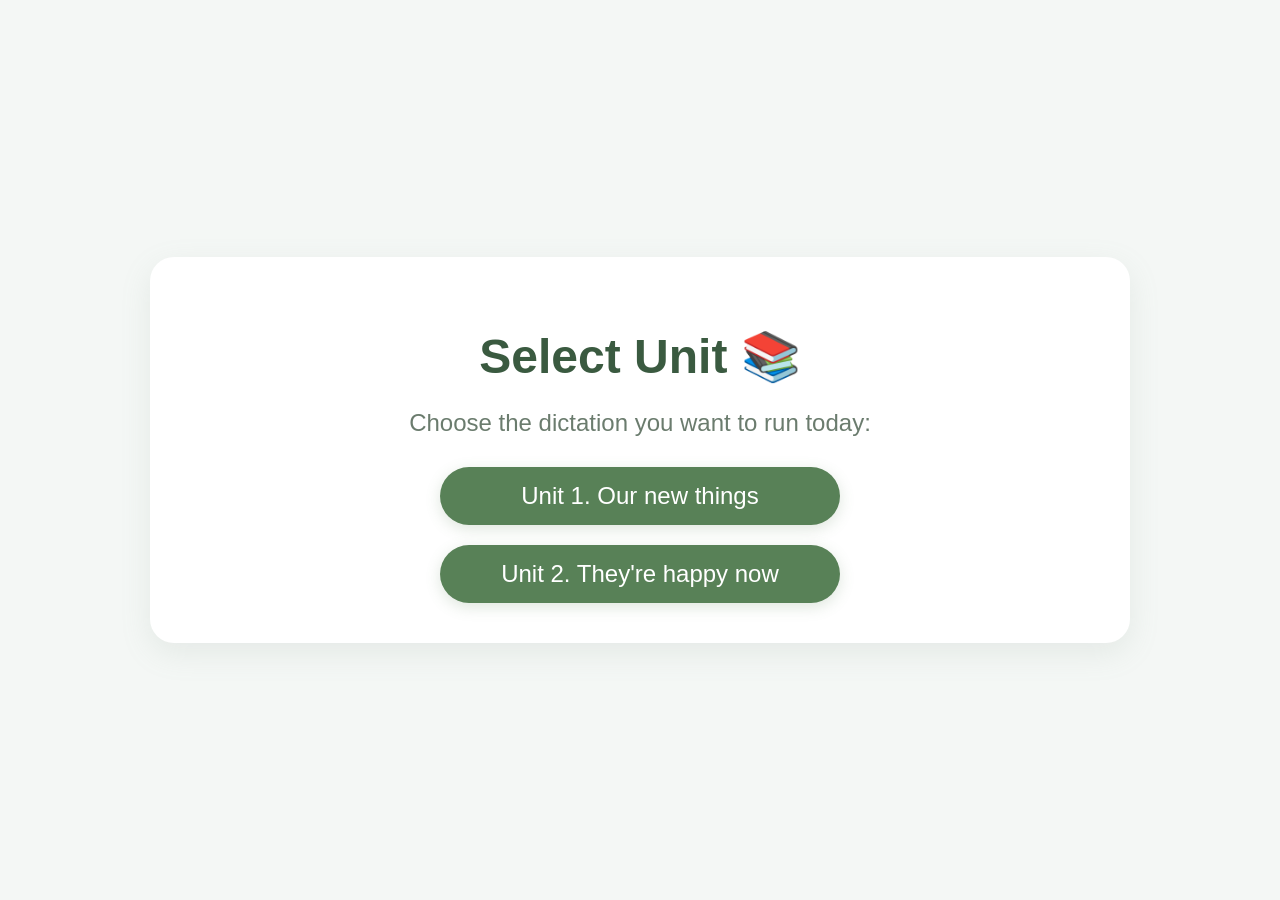
<file: Dictation/index.html>
<!DOCTYPE html>
<html lang="en">
<head>
    <meta charset="UTF-8">
    <meta name="viewport" content="width=device-width, initial-scale=1.0">
    <title>Zen Dictation Machine - Menu</title>
    <link rel="stylesheet" href="css/style.css">
</head>
<body>
    <div class="container">
        <h1>Select Unit 📚</h1>
        <p>Choose the dictation you want to run today:</p>
        <div class="button-group" style="flex-direction: column; align-items: center; gap: 20px;">
            <button onclick="window.location.href='dictation.html?unit=1'" style="width: 100%; max-width: 400px;">Unit 1. Our new things</button>
            <button onclick="window.location.href='dictation.html?unit=2'" style="width: 100%; max-width: 400px;">Unit 2. They're happy now</button>
        </div>
    </div>

    <audio id="focus-chime" src="audio/chime.mp3" preload="auto"></audio>

    <script src="js/data.js"></script>
    <script src="js/app.js"></script>
</body>
</html>
</file>
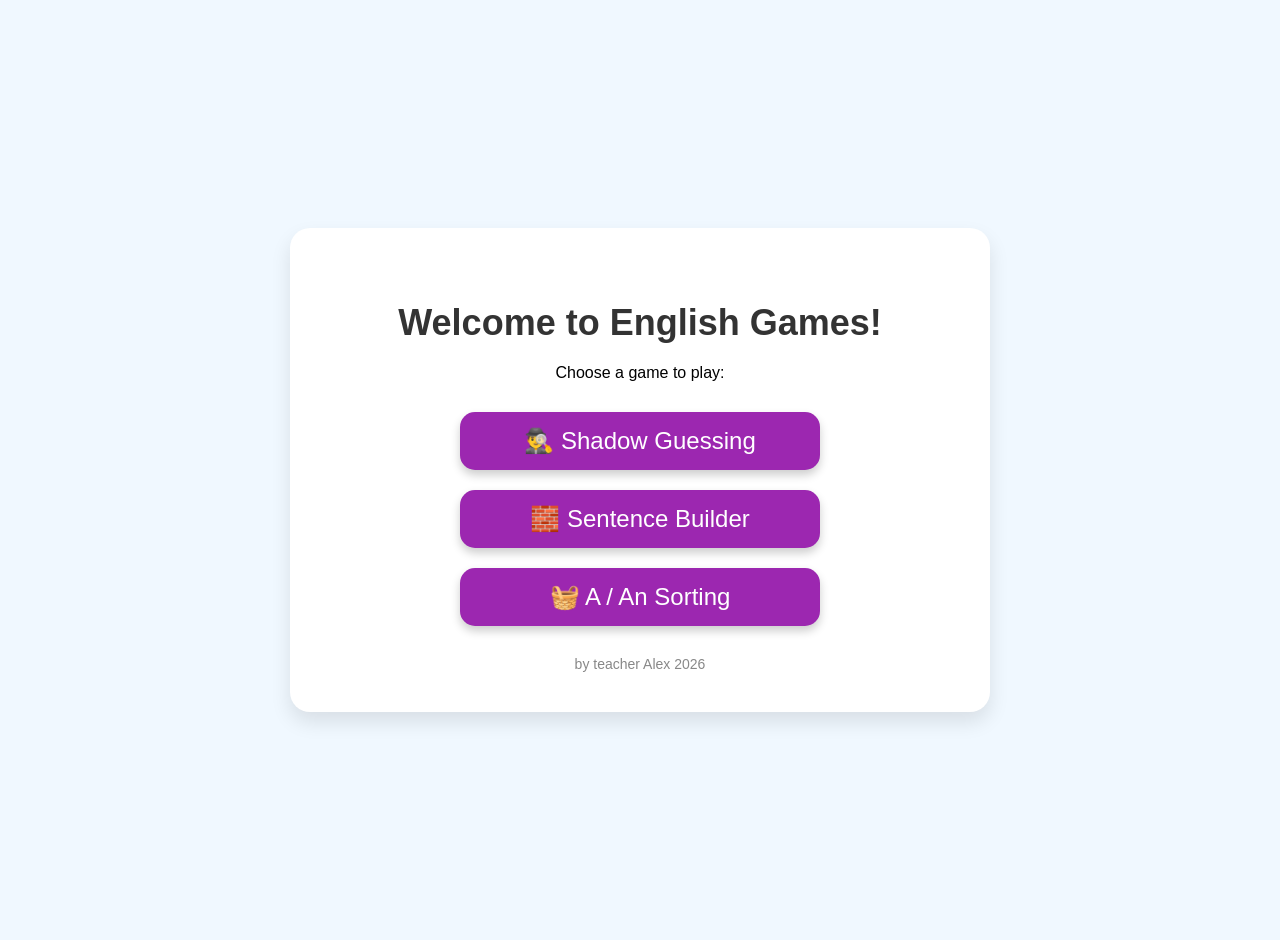
<file: Grammar Grade 1/index.html>
<!DOCTYPE html>
<html lang="en">
<head>
    <meta charset="UTF-8">
    <meta name="viewport" content="width=device-width, initial-scale=1.0">
    <title>English Mini-Games</title>
    <link rel="stylesheet" href="css/style.css">
</head>
<body>
    <div id="game-container">
        <h1>Welcome to English Games!</h1>
        <p>Choose a game to play:</p>
        
        <div class="menu-buttons">
            <a href="shadow-game.html" class="btn-menu">🕵️‍♂️ Shadow Guessing</a>
            <a href="builder-game.html" class="btn-menu">🧱 Sentence Builder</a>
            <a href="sorting-game.html" class="btn-menu">🧺 A / An Sorting</a>
        </div>

        <div class="footer-text">by teacher Alex 2026</div>
    </div>
</body>
</html>
</file>
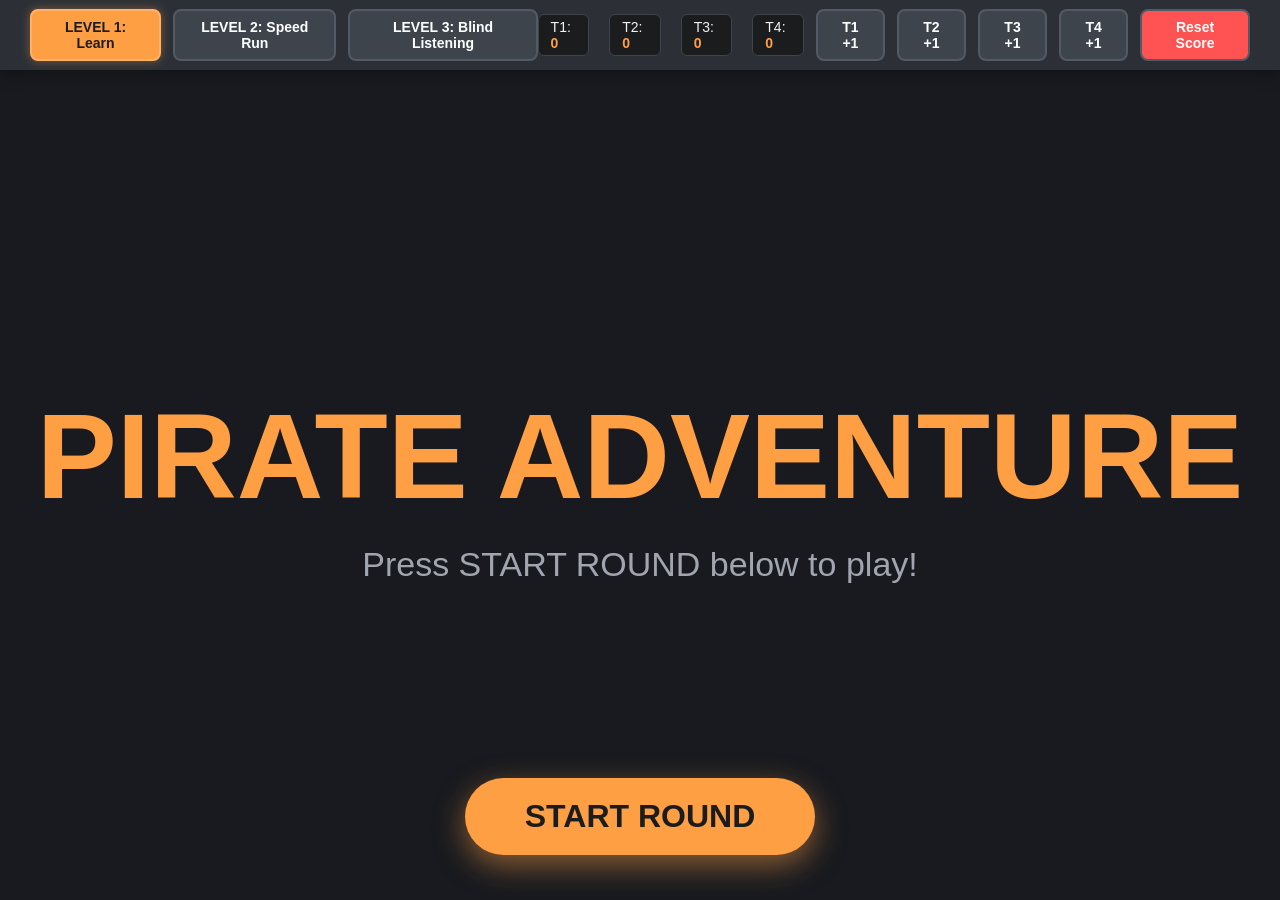
<file: Pirate game/index.html>
<!DOCTYPE html>
<html lang="en">
<head>
    <meta charset="UTF-8">
    <meta name="viewport" content="width=device-width, initial-scale=1.0">
    <title>Pirate Interactive Game</title>
    <link rel="stylesheet" href="css/style.css">
</head>
<body>

    <div class="control-panel">
        <div class="level-selector">
            <button id="btn-lvl1" class="active" onclick="changeLevel(1)">LEVEL 1: Learn</button>
            <button id="btn-lvl2" onclick="changeLevel(2)">LEVEL 2: Speed Run</button>
            <button id="btn-lvl3" onclick="changeLevel(3)">LEVEL 3: Blind Listening</button>
        </div>

        <div class="score-controls">
            <div class="scoreboard">
                <div class="team-score">T1: <span id="s1">0</span></div>
                <div class="team-score">T2: <span id="s2">0</span></div>
                <div class="team-score">T3: <span id="s3">0</span></div>
                <div class="team-score">T4: <span id="s4">0</span></div>
            </div>
            <button onclick="addPoint(1)">T1 +1</button>
            <button onclick="addPoint(2)">T2 +1</button>
            <button onclick="addPoint(3)">T3 +1</button>
            <button onclick="addPoint(4)">T4 +1</button>
            <button style="background-color: #ff5252;" onclick="resetScores()">Reset Score</button>
        </div>
    </div>

    <div class="game-stage">
        
        <div id="status-screen" class="status-overlay">
            <div id="status-title" class="giant-text">PIRATE ADVENTURE</div>
            <div id="status-sub" class="sub-text">Press START ROUND below to play!</div>
        </div>

        <div id="layout-split" class="split-container">
            <div class="split-box split-left" id="card-holder-left"></div>
            <div class="split-box">
                <div class="action-text-box">
                    <div id="action-title" class="action-title">ACTION NAME</div>
                    <div id="action-desc" class="action-description">What the kids should do.</div>
                </div>
            </div>
        </div>

        <div id="layout-single" class="single-container" style="display: none;">
            <div id="card-holder-center"></div>
        </div>

        <div class="action-trigger-zone">
            <button id="btn-main-action" class="btn-main" onclick="triggerRound()">START ROUND</button>
        </div>

        <div id="timer-container" class="timer-bar-container">
            <div id="timer-progress" class="timer-bar"></div>
        </div>
    </div>

    <audio id="game-audio-player"></audio>

    <script src="js/app.js"></script>
</body>
</html>
</file>
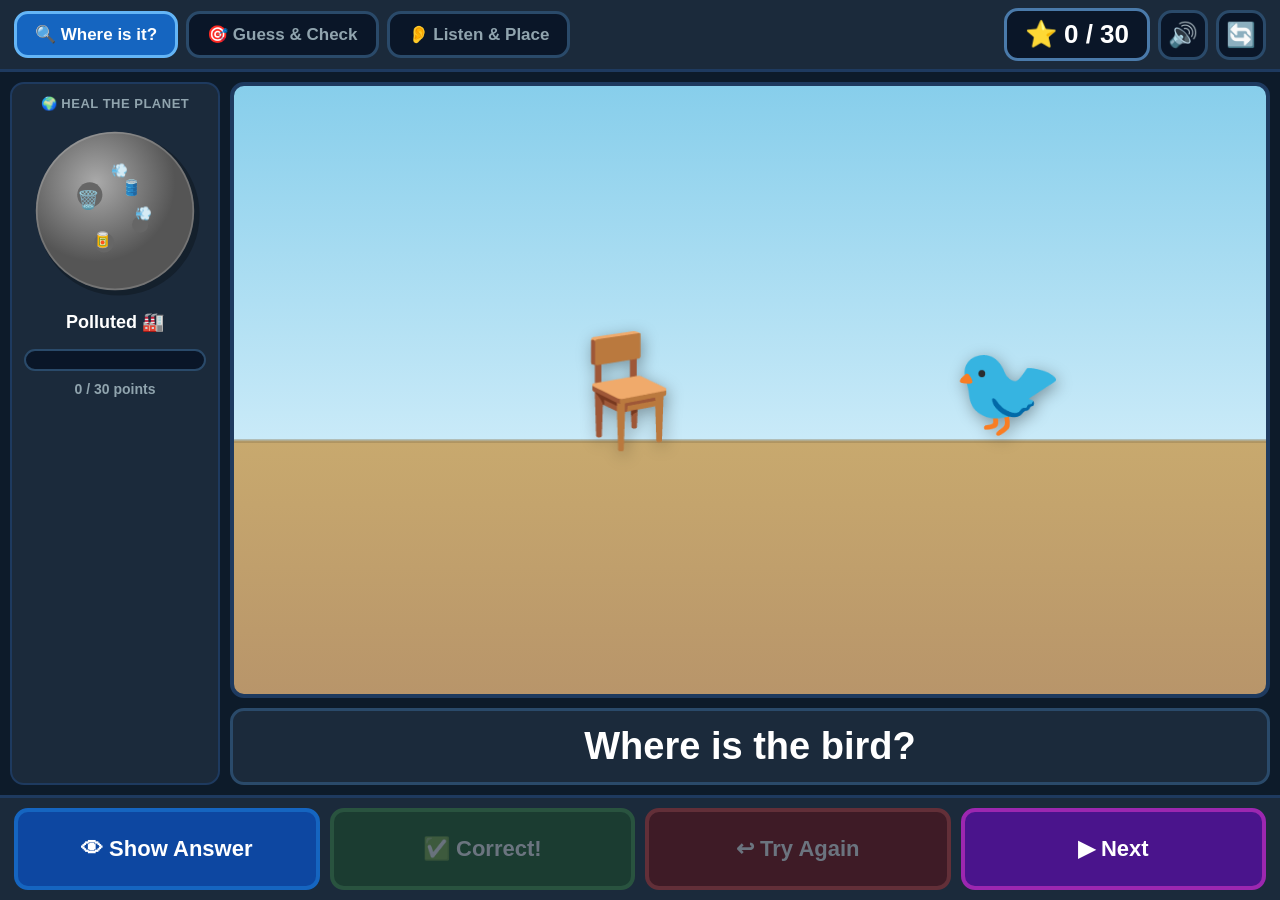
<file: prepositions-heal-the-planet/index.html>
<!DOCTYPE html>
<html lang="en">
<head>
<meta charset="UTF-8">
<meta name="viewport" content="width=device-width, initial-scale=1.0">
<title>Heal the Planet – Prepositions of Place</title>
<style>
/* ===== RESET & TOKENS ===== */
*, *::before, *::after { box-sizing: border-box; margin: 0; padding: 0; }

:root {
  --bg:       #0d1b2a;
  --panel:    #1b2a3b;
  --deep:     #0a1628;
  --correct:  #43a047;
  --wrong:    #e53935;
  --action:   #1565c0;
  --next:     #6a1b9a;
  --text:     #ffffff;
  --muted:    #90a4ae;
  --radius:   14px;
  --ctrl-h:   82px;
  --scene-bg-sky: #87ceeb;
  --scene-bg-ground: #c8a96e;
}

body {
  font-family: 'Segoe UI', Arial, sans-serif;
  background: var(--bg);
  color: var(--text);
  height: 100vh;
  display: flex;
  flex-direction: column;
  overflow: hidden;
  user-select: none;
}

/* ===== TOP BAR ===== */
#topbar {
  display: flex;
  align-items: center;
  gap: 8px;
  padding: 8px 14px;
  background: var(--panel);
  border-bottom: 3px solid #1e3a5f;
  flex-shrink: 0;
  flex-wrap: nowrap;
}

.mode-btn {
  padding: 10px 18px;
  font-size: 17px;
  font-weight: 700;
  border: 3px solid #2a4a6a;
  border-radius: var(--radius);
  background: var(--deep);
  color: var(--muted);
  cursor: pointer;
  transition: all 0.2s;
  white-space: nowrap;
}
.mode-btn:hover { color: var(--text); border-color: #4a7aaa; }
.mode-btn.active {
  background: var(--action);
  border-color: #64b5f6;
  color: var(--text);
}

#score-display {
  margin-left: auto;
  font-size: 26px;
  font-weight: 800;
  background: var(--deep);
  padding: 8px 18px;
  border-radius: var(--radius);
  border: 3px solid #4a7aaa;
  white-space: nowrap;
  transition: transform 0.2s, color 0.2s;
}

.icon-btn {
  width: 50px; height: 50px;
  font-size: 24px;
  border: 3px solid #2a4a6a;
  border-radius: var(--radius);
  background: var(--deep);
  color: var(--text);
  cursor: pointer;
  display: flex; align-items: center; justify-content: center;
  transition: all 0.2s;
  flex-shrink: 0;
}
.icon-btn:hover { background: #1e3a5f; border-color: #4a7aaa; }

/* ===== MAIN LAYOUT ===== */
#main {
  flex: 1;
  display: flex;
  gap: 10px;
  padding: 10px;
  overflow: hidden;
  min-height: 0;
}

/* ===== PLANET PANEL ===== */
#planet-panel {
  width: 210px;
  flex-shrink: 0;
  display: flex;
  flex-direction: column;
  align-items: center;
  gap: 10px;
  background: var(--panel);
  border-radius: var(--radius);
  padding: 12px;
  border: 2px solid #1e3a5f;
}

#planet-svg { width: 180px; height: 180px; }

#planet-label {
  font-size: 13px;
  font-weight: 700;
  text-align: center;
  color: var(--muted);
  letter-spacing: 0.5px;
  text-transform: uppercase;
}

#stage-name {
  font-size: 18px;
  font-weight: 800;
  text-align: center;
  color: var(--text);
  min-height: 28px;
}

#progress-track {
  width: 100%;
  height: 22px;
  background: #0a1628;
  border-radius: 11px;
  border: 2px solid #2a4a6a;
  overflow: hidden;
}
#progress-fill {
  height: 100%;
  background: linear-gradient(90deg, #43a047, #8bc34a, #cddc39);
  border-radius: 11px;
  width: 0%;
  transition: width 0.6s cubic-bezier(0.34, 1.56, 0.64, 1);
}

#progress-text {
  font-size: 14px;
  color: var(--muted);
  font-weight: 600;
}

/* ===== GAME PANEL ===== */
#game-panel {
  flex: 1;
  display: flex;
  flex-direction: column;
  gap: 10px;
  min-width: 0;
  min-height: 0;
}

/* ===== SCENE AREA ===== */
#scene-area {
  flex: 1;
  border-radius: var(--radius);
  border: 4px solid #1e3a5f;
  position: relative;
  overflow: hidden;
  background:
    linear-gradient(to bottom, #87ceeb 0%, #c9eaf8 58%, #c9eaf8 58%, #c8a96e 58.5%, #b8956a 100%);
  transition: box-shadow 0.4s;
  min-height: 0;
}

/* subtle shelf line */
#scene-area::after {
  content: '';
  position: absolute;
  left: 0; right: 0;
  top: 58%;
  height: 4px;
  background: rgba(0,0,0,0.12);
  pointer-events: none;
}

/* ===== SCENE OBJECTS ===== */
.scene-ref, .scene-ref2, .scene-obj {
  position: absolute;
  transform: translate(-50%, -50%);
  line-height: 1;
  transition: all 0.7s cubic-bezier(0.34, 1.56, 0.64, 1);
  filter: drop-shadow(2px 4px 8px rgba(0,0,0,0.35));
}
.scene-ref  { font-size: 110px; z-index: 2; }
.scene-ref2 { font-size: 110px; z-index: 2; }
.scene-obj  { font-size: 90px;  z-index: 3; }

/* staging position for mode 3 */
.scene-obj.staging {
  left: 8% !important;
  top: 20% !important;
  z-index: 5;
  animation: stageBounce 1.2s ease-in-out infinite;
}
@keyframes stageBounce {
  0%, 100% { transform: translate(-50%, -50%) scale(1); }
  50%       { transform: translate(-50%, -58%) scale(1.05); }
}
.scene-obj.placed { animation: none; }

/* ===== ANSWER / COMMAND TEXT ===== */
#answer-box {
  font-size: 38px;
  font-weight: 800;
  text-align: center;
  padding: 14px 20px;
  background: var(--panel);
  border-radius: var(--radius);
  border: 3px solid transparent;
  min-height: 76px;
  display: flex;
  align-items: center;
  justify-content: center;
  flex-shrink: 0;
  transition: border-color 0.3s, color 0.3s;
}
#answer-box.revealed { border-color: var(--correct); color: #a5d6a7; }
#answer-box.command  { border-color: #1565c0;         color: #90caf9; }
#answer-box.neutral  { border-color: #2a4a6a; }

/* ===== MODE 2 PREPOSITION BUTTONS ===== */
#prep-grid {
  display: none;
  grid-template-columns: repeat(3, 1fr);
  gap: 8px;
  flex-shrink: 0;
}
#prep-grid.visible { display: grid; }

.prep-btn {
  height: 68px;
  font-size: 21px;
  font-weight: 800;
  border: 4px solid #2a4a6a;
  border-radius: var(--radius);
  background: var(--deep);
  color: var(--text);
  cursor: pointer;
  transition: all 0.25s;
  text-transform: lowercase;
}
.prep-btn:hover:not(:disabled) { background: var(--action); border-color: #64b5f6; transform: scale(1.03); }
.prep-btn.hit-correct { background: #1b5e20; border-color: var(--correct); color: #a5d6a7; transform: scale(1.06); }
.prep-btn.hit-wrong   { background: #7f0000; border-color: var(--wrong);   color: #ef9a9a; }

/* ===== BOTTOM CONTROLS ===== */
#controls {
  display: flex;
  gap: 10px;
  padding: 10px 14px;
  background: var(--panel);
  border-top: 3px solid #1e3a5f;
  flex-shrink: 0;
}

.ctrl-btn {
  flex: 1;
  height: var(--ctrl-h);
  font-size: 22px;
  font-weight: 800;
  border: 4px solid #2a4a6a;
  border-radius: var(--radius);
  background: var(--deep);
  color: var(--text);
  cursor: pointer;
  transition: all 0.2s;
  display: flex;
  align-items: center;
  justify-content: center;
  gap: 10px;
}
.ctrl-btn:hover:not(:disabled) { transform: scale(1.04); }
.ctrl-btn:active:not(:disabled){ transform: scale(0.97); }
.ctrl-btn:disabled { opacity: 0.35; cursor: not-allowed; transform: none !important; }

.btn-action  { background: #0d47a1; border-color: #1565c0; }
.btn-action:hover:not(:disabled)  { background: var(--action); }
.btn-correct { background: #1b5e20; border-color: var(--correct); }
.btn-correct:hover:not(:disabled) { background: #2e7d32; }
.btn-wrong   { background: #7f0000; border-color: var(--wrong); }
.btn-wrong:hover:not(:disabled)   { background: #b71c1c; }
.btn-say     { background: #00695c; border-color: #26a69a; }
.btn-say:hover:not(:disabled)     { background: #00897b; }
.btn-next    { background: #4a148c; border-color: #9c27b0; }
.btn-next:hover:not(:disabled)    { background: var(--next); }

/* ===== FLASH OVERLAYS ===== */
#flash {
  position: fixed;
  inset: 0;
  pointer-events: none;
  z-index: 50;
  opacity: 0;
  transition: opacity 0.05s;
}

/* ===== FIREWORKS ===== */
#fireworks-canvas {
  position: fixed;
  inset: 0;
  pointer-events: none;
  z-index: 90;
}

/* ===== WIN BANNER ===== */
#win-banner {
  display: none;
  position: fixed;
  inset: 0;
  background: rgba(0,0,0,0.82);
  z-index: 100;
  align-items: center;
  justify-content: center;
  flex-direction: column;
  gap: 24px;
  text-align: center;
  padding: 40px;
}
#win-banner.show { display: flex; }
#win-banner .win-title {
  font-size: 76px;
  line-height: 1.1;
  animation: winPulse 0.7s ease-in-out infinite alternate;
}
@keyframes winPulse {
  from { transform: scale(1); text-shadow: 0 0 30px #ffd700; }
  to   { transform: scale(1.06); text-shadow: 0 0 60px #ffd700; }
}
#win-banner .win-sub { font-size: 34px; color: var(--muted); }
#win-banner .win-close {
  padding: 20px 60px;
  font-size: 26px;
  font-weight: 800;
  border: 4px solid var(--correct);
  border-radius: 20px;
  background: #1b5e20;
  color: white;
  cursor: pointer;
  transition: all 0.2s;
}
#win-banner .win-close:hover { background: var(--correct); transform: scale(1.05); }

/* ===== SCORE POP ===== */
@keyframes scorePop {
  0%   { transform: scale(1); }
  40%  { transform: scale(1.35); color: #a5d6a7; }
  100% { transform: scale(1); color: var(--text); }
}
.score-pop { animation: scorePop 0.4s ease-out forwards; }
</style>
</head>
<body>

<!-- ── TOP BAR ── -->
<div id="topbar">
  <button class="mode-btn active" id="modeBtn1" onclick="setMode(1)">🔍 Where is it?</button>
  <button class="mode-btn"        id="modeBtn2" onclick="setMode(2)">🎯 Guess &amp; Check</button>
  <button class="mode-btn"        id="modeBtn3" onclick="setMode(3)">👂 Listen &amp; Place</button>
  <div id="score-display">⭐ 0 / 30</div>
  <button class="icon-btn" id="muteBtn"  onclick="toggleMute()" title="Mute / Unmute">🔊</button>
  <button class="icon-btn" onclick="resetGame()" title="Reset game">🔄</button>
</div>

<!-- ── MAIN ── -->
<div id="main">

  <!-- Planet panel -->
  <div id="planet-panel">
    <div id="planet-label">🌍 Heal the Planet</div>
    <svg id="planet-svg" viewBox="0 0 200 200" xmlns="http://www.w3.org/2000/svg"></svg>
    <div id="stage-name">Polluted 🏭</div>
    <div id="progress-track"><div id="progress-fill"></div></div>
    <div id="progress-text">0 / 30 points</div>
  </div>

  <!-- Game panel -->
  <div id="game-panel">
    <div id="scene-area"></div>
    <div id="answer-box" class="neutral">Press ▶ Next to start!</div>
    <div id="prep-grid"></div>
  </div>

</div>

<!-- ── BOTTOM CONTROLS ── -->
<div id="controls">
  <button class="ctrl-btn btn-action"  id="btn-show"    onclick="handleShow()">👁 Show Answer</button>
  <button class="ctrl-btn btn-say"     id="btn-say"     onclick="speak(getCommandText(scene))" style="display:none">🔊 Say Again</button>
  <button class="ctrl-btn btn-correct" id="btn-correct" onclick="handleCorrect()" disabled>✅ Correct!</button>
  <button class="ctrl-btn btn-wrong"   id="btn-wrong"   onclick="handleWrong()"   disabled>↩ Try Again</button>
  <button class="ctrl-btn btn-next"    id="btn-next"    onclick="nextRound()">▶ Next</button>
</div>

<!-- ── OVERLAYS ── -->
<div id="flash"></div>
<canvas id="fireworks-canvas"></canvas>

<div id="win-banner">
  <div class="win-title">🌈 Planet Saved! 🎉</div>
  <div class="win-sub">Amazing work, class! The planet is healthy again!</div>
  <button class="win-close" onclick="dismissWin()">Keep Playing! 🎮</button>
</div>

<script>
// ═══════════════════════════════════════════════════════════════
// CONFIGURATION  ← easy to edit
// ═══════════════════════════════════════════════════════════════

const MAX_SCORE = 30;  // total points to fully heal the planet

/* Planet healing stages — adjust pts thresholds here */
const STAGES = [
  { pts:  0, name: 'Polluted 🏭'       },
  { pts:  5, name: 'Grass Growing 🌱'  },
  { pts: 10, name: 'Trees! 🌲'         },
  { pts: 15, name: 'Flowers! 🌸'       },
  { pts: 20, name: 'River & Clouds 🌊' },
  { pts: 25, name: 'Animals! 🐾'       },
  { pts: 30, name: 'Planet Saved! 🌈'  },
];

/* Objects that appear in scenes — add or remove freely */
const OBJECTS = [
  { emoji: '🐱', name: 'cat'   },
  { emoji: '⚽', name: 'ball'  },
  { emoji: '🐦', name: 'bird'  },
  { emoji: '🐶', name: 'dog'   },
  { emoji: '📚', name: 'book'  },
  { emoji: '🍎', name: 'apple' },
];

/* Reference items the object is placed relative to */
const REFS = [
  { emoji: '📦', name: 'box'   },
  { emoji: '🪑', name: 'chair' },
  { emoji: '🛋️', name: 'sofa'  },
];

/* All six target prepositions */
const PREPS = ['on', 'under', 'behind', 'in front of', 'next to', 'between'];

// ═══════════════════════════════════════════════════════════════
// GAME STATE
// ═══════════════════════════════════════════════════════════════
let score       = 0;
let currentMode = 1;
let muted       = false;
let audioCtx    = null;

let scene       = null;   // current scene object
let answerShown = false;
let placed      = false;
let lastKey     = '';     // prevent same combo twice in a row
let mode2Done   = false;  // did mode-2 already register a result?

// ═══════════════════════════════════════════════════════════════
// WEB AUDIO  — no external files
// ═══════════════════════════════════════════════════════════════
function ctx() {
  if (!audioCtx) audioCtx = new (window.AudioContext || window.webkitAudioContext)();
  return audioCtx;
}

function playDing() {
  if (muted) return;
  try {
    const c = ctx(), t = c.currentTime;
    const osc = c.createOscillator(), g = c.createGain();
    osc.connect(g); g.connect(c.destination);
    osc.type = 'sine';
    osc.frequency.setValueAtTime(880, t);
    osc.frequency.exponentialRampToValueAtTime(1320, t + 0.08);
    g.gain.setValueAtTime(0.35, t);
    g.gain.exponentialRampToValueAtTime(0.001, t + 0.45);
    osc.start(t); osc.stop(t + 0.45);
  } catch(e) {}
}

function playWrong() {
  if (muted) return;
  try {
    const c = ctx(), t = c.currentTime;
    const osc = c.createOscillator(), g = c.createGain();
    osc.connect(g); g.connect(c.destination);
    osc.type = 'sawtooth';
    osc.frequency.setValueAtTime(280, t);
    osc.frequency.exponentialRampToValueAtTime(160, t + 0.35);
    g.gain.setValueAtTime(0.2, t);
    g.gain.exponentialRampToValueAtTime(0.001, t + 0.35);
    osc.start(t); osc.stop(t + 0.35);
  } catch(e) {}
}

function playFanfare() {
  if (muted) return;
  try {
    const c = ctx();
    // C-major ascending arpeggio
    [523, 659, 784, 1047, 784, 1047, 1319, 1047, 1319].forEach((f, i) => {
      const osc = c.createOscillator(), g = c.createGain();
      osc.connect(g); g.connect(c.destination);
      osc.type = 'triangle';
      const t = c.currentTime + i * 0.11;
      osc.frequency.setValueAtTime(f, t);
      g.gain.setValueAtTime(0.28, t);
      g.gain.exponentialRampToValueAtTime(0.001, t + 0.18);
      osc.start(t); osc.stop(t + 0.18);
    });
  } catch(e) {}
}

function toggleMute() {
  muted = !muted;
  document.getElementById('muteBtn').textContent = muted ? '🔇' : '🔊';
  if (muted) speechSynthesis.cancel();
}

// ── Web Speech API ──────────────────────────────────────────────
// Speaks text aloud using the browser's built-in TTS engine.
// Picks the best available English voice; falls back to the default.
let preferredVoice = null;

function loadVoice() {
  const voices = speechSynthesis.getVoices();
  // Prefer a natural-sounding English voice
  const pick = voices.find(v => v.lang.startsWith('en') && v.localService) ||
               voices.find(v => v.lang.startsWith('en')) ||
               voices[0] || null;
  preferredVoice = pick;
}
// Voices load asynchronously in some browsers
speechSynthesis.onvoiceschanged = loadVoice;
loadVoice();

function speak(text) {
  if (muted || !('speechSynthesis' in window)) return;
  speechSynthesis.cancel();                      // stop anything already playing
  const utt = new SpeechSynthesisUtterance(text);
  if (preferredVoice) utt.voice = preferredVoice;
  utt.rate  = 0.88;   // slightly slower — easier for learners
  utt.pitch = 1.05;
  utt.lang  = 'en-US';
  speechSynthesis.speak(utt);
}

// ═══════════════════════════════════════════════════════════════
// FIREWORKS (canvas-based, no external libraries)
// ═══════════════════════════════════════════════════════════════
const fwCanvas = document.getElementById('fireworks-canvas');
const fwCtx = fwCanvas.getContext('2d');
let particles = [];
let fwRafId = null;

function resizeFwCanvas() {
  fwCanvas.width  = window.innerWidth;
  fwCanvas.height = window.innerHeight;
}
window.addEventListener('resize', resizeFwCanvas);
resizeFwCanvas();

function spawnBurst(x, y) {
  const colors = ['#f44336','#ff9800','#ffeb3b','#4caf50','#2196f3','#ce93d8','#f48fb1','#80deea'];
  const count = 28 + Math.random() * 20 | 0;
  for (let i = 0; i < count; i++) {
    const angle = (i / count) * Math.PI * 2 + Math.random() * 0.4;
    const speed = 4 + Math.random() * 6;
    particles.push({
      x, y,
      vx: Math.cos(angle) * speed,
      vy: Math.sin(angle) * speed,
      color: colors[Math.random() * colors.length | 0],
      life: 1,
      decay: 0.016 + Math.random() * 0.014,
      r: 3 + Math.random() * 4,
    });
  }
}

function animateFireworks() {
  fwCtx.clearRect(0, 0, fwCanvas.width, fwCanvas.height);
  particles.forEach(p => {
    p.x  += p.vx; p.y  += p.vy;
    p.vy += 0.18; // gravity
    p.vx *= 0.97;
    p.life -= p.decay;
    fwCtx.globalAlpha = Math.max(0, p.life);
    fwCtx.fillStyle = p.color;
    fwCtx.beginPath();
    fwCtx.arc(p.x, p.y, p.r * p.life, 0, Math.PI * 2);
    fwCtx.fill();
  });
  fwCtx.globalAlpha = 1;
  particles = particles.filter(p => p.life > 0);
  if (particles.length > 0) fwRafId = requestAnimationFrame(animateFireworks);
  else fwRafId = null;
}

function launchFireworks(duration = 3000) {
  const w = fwCanvas.width, h = fwCanvas.height;
  const startTime = Date.now();
  function burst() {
    spawnBurst(w * (0.15 + Math.random() * 0.7), h * (0.1 + Math.random() * 0.55));
    if (Date.now() - startTime < duration) setTimeout(burst, 200 + Math.random() * 200);
  }
  burst();
  if (!fwRafId) fwRafId = requestAnimationFrame(animateFireworks);
}

// ═══════════════════════════════════════════════════════════════
// PLANET SVG  — 7 progressive layers
// ═══════════════════════════════════════════════════════════════
function getStageIndex() {
  for (let i = STAGES.length - 1; i >= 0; i--) {
    if (score >= STAGES[i].pts) return i;
  }
  return 0;
}

function buildPlanet(si) {
  const baseColors = [
    ['#888','#555'],   // 0 polluted
    ['#7ecb5c','#3d6e2a'], // 1 grass
    ['#6db84a','#2e5e1a'], // 2 trees
    ['#6db84a','#2e5e1a'], // 3 flowers
    ['#5aac8a','#1e6e55'], // 4 river
    ['#5aac8a','#1e6e55'], // 5 animals
    ['#3dbe7a','#1a7a4a'], // 6 healed
  ];
  const [c1, c2] = baseColors[si];

  let s = `
  <defs>
    <radialGradient id="pg" cx="38%" cy="32%">
      <stop offset="0%" stop-color="${si===0?'#aaa':c1}"/>
      <stop offset="100%" stop-color="${c2}"/>
    </radialGradient>
    <clipPath id="pc"><circle cx="100" cy="100" r="87"/></clipPath>
  </defs>
  <!-- shadow -->
  <circle cx="104" cy="104" r="90" fill="rgba(0,0,0,0.25)"/>
  <!-- base -->
  <circle cx="100" cy="100" r="88" fill="url(#pg)"/>

  <!-- STAGE 0 — pollution & trash -->
  ${si===0 ? `
    <circle cx="72" cy="82" r="14" fill="#666" clip-path="url(#pc)"/>
    <circle cx="128" cy="115" r="9" fill="#666" clip-path="url(#pc)"/>
    <circle cx="88" cy="135" r="11" fill="#666" clip-path="url(#pc)"/>
    <text x="58"  y="94"  font-size="20" clip-path="url(#pc)">🗑️</text>
    <text x="108" y="80"  font-size="17" clip-path="url(#pc)">🛢️</text>
    <text x="75"  y="138" font-size="17" clip-path="url(#pc)">🥫</text>
    <text x="122" y="108" font-size="15" clip-path="url(#pc)">💨</text>
    <text x="95"  y="60"  font-size="15" clip-path="url(#pc)">💨</text>
  ` : ''}

  <!-- STAGE 1+ — grass -->
  ${si>=1 ? `
    <path d="M25,148 Q62,135 100,142 Q138,135 175,148 Q160,172 100,176 Q40,172 25,148Z"
          fill="#4caf50" clip-path="url(#pc)"/>
    <path d="M35,150 Q68,138 100,144 Q132,138 165,150"
          stroke="#66bb6a" stroke-width="3" fill="none" clip-path="url(#pc)"/>
  ` : ''}

  <!-- STAGE 2+ — trees -->
  ${si>=2 ? `
    <g clip-path="url(#pc)">
      <rect x="55" y="128" width="8" height="20" fill="#6d4c41"/>
      <polygon points="59,104 44,134 74,134" fill="#2e7d32"/>
      <polygon points="59,112 47,132 71,132" fill="#43a047"/>
      <rect x="132" y="118" width="8" height="24" fill="#6d4c41"/>
      <polygon points="136,94 121,122 151,122" fill="#2e7d32"/>
      <polygon points="136,102 124,120 148,120" fill="#43a047"/>
    </g>
  ` : ''}

  <!-- STAGE 3+ — flowers -->
  ${si>=3 ? `
    <g clip-path="url(#pc)">
      <text x="74"  y="154" font-size="17">🌸</text>
      <text x="104" y="157" font-size="15">🌻</text>
      <text x="89"  y="150" font-size="13">🌼</text>
      <text x="120" y="148" font-size="13">🌷</text>
    </g>
  ` : ''}

  <!-- STAGE 4+ — river & clouds -->
  ${si>=4 ? `
    <path d="M35,132 Q68,122 100,128 Q132,134 165,122"
          stroke="#1e88e5" stroke-width="10" fill="none" stroke-linecap="round"
          opacity="0.75" clip-path="url(#pc)"/>
    <path d="M38,132 Q70,124 100,130 Q130,136 162,124"
          stroke="#64b5f6" stroke-width="4" fill="none" stroke-linecap="round"
          opacity="0.5" clip-path="url(#pc)"/>
    <g clip-path="url(#pc)" opacity="0.9">
      <ellipse cx="72"  cy="66" rx="20" ry="11" fill="white"/>
      <ellipse cx="84"  cy="60" rx="16" ry="10" fill="white"/>
      <ellipse cx="96"  cy="66" rx="14" ry="9"  fill="white"/>
      <ellipse cx="148" cy="78" rx="16" ry="9"  fill="white"/>
      <ellipse cx="160" cy="72" rx="13" ry="8"  fill="white"/>
    </g>
  ` : ''}

  <!-- STAGE 5+ — animals -->
  ${si>=5 ? `
    <g clip-path="url(#pc)">
      <text x="50"  y="110" font-size="20">🐦</text>
      <text x="132" y="96"  font-size="18">🐦</text>
      <text x="98"  y="168" font-size="20">🐰</text>
    </g>
  ` : ''}

  <!-- STAGE 6 — rainbow & sun -->
  ${si>=6 ? `
    <g clip-path="url(#pc)" opacity="0.82">
      <path d="M28,148 Q100,68 172,148" stroke="#ef5350" stroke-width="5" fill="none"/>
      <path d="M33,148 Q100,76 167,148" stroke="#fb8c00" stroke-width="5" fill="none"/>
      <path d="M38,148 Q100,84 162,148" stroke="#fdd835" stroke-width="5" fill="none"/>
      <path d="M43,148 Q100,92 157,148" stroke="#43a047" stroke-width="5" fill="none"/>
      <path d="M48,148 Q100,100 152,148" stroke="#1e88e5" stroke-width="5" fill="none"/>
      <path d="M53,148 Q100,108 147,148" stroke="#8e24aa" stroke-width="4" fill="none"/>
    </g>
    <g clip-path="url(#pc)">
      <circle cx="152" cy="52" r="15" fill="#fdd835"/>
      <g stroke="#fdd835" stroke-width="3.5" stroke-linecap="round">
        <line x1="152" y1="30" x2="152" y2="23"/>
        <line x1="152" y1="74" x2="152" y2="81"/>
        <line x1="130" y1="52" x2="123" y2="52"/>
        <line x1="174" y1="52" x2="181" y2="52"/>
        <line x1="136" y1="36" x2="131" y2="31"/>
        <line x1="168" y1="68" x2="173" y2="73"/>
        <line x1="168" y1="36" x2="173" y2="31"/>
        <line x1="136" y1="68" x2="131" y2="73"/>
      </g>
    </g>
  ` : ''}

  <!-- rim highlight -->
  <circle cx="100" cy="100" r="87" fill="none" stroke="rgba(255,255,255,0.18)" stroke-width="2"/>
  `;

  document.getElementById('planet-svg').innerHTML = s;
}

// ═══════════════════════════════════════════════════════════════
// SCORE UI
// ═══════════════════════════════════════════════════════════════
function updateUI() {
  const si = getStageIndex();
  const pct = Math.min(100, (score / MAX_SCORE) * 100);
  document.getElementById('score-display').textContent  = `⭐ ${score} / ${MAX_SCORE}`;
  document.getElementById('progress-fill').style.width  = pct + '%';
  document.getElementById('progress-text').textContent  = `${score} / ${MAX_SCORE} points`;
  document.getElementById('stage-name').textContent     = STAGES[si].name;
  buildPlanet(si);
}

function addPoint() {
  if (score >= MAX_SCORE) return;
  score++;
  playDing();
  updateUI();

  // animate score counter
  const el = document.getElementById('score-display');
  el.classList.remove('score-pop');
  void el.offsetWidth; // reflow
  el.classList.add('score-pop');
  setTimeout(() => el.classList.remove('score-pop'), 450);

  if (score >= MAX_SCORE) setTimeout(triggerWin, 500);
}

function triggerWin() {
  playFanfare();
  launchFireworks(4000);
  document.getElementById('win-banner').classList.add('show');
}

function dismissWin() {
  document.getElementById('win-banner').classList.remove('show');
}

// ═══════════════════════════════════════════════════════════════
// SCENE POSITIONS
// ═══════════════════════════════════════════════════════════════
/*
  Each position entry: { obj:[left%,top%], ref:[left%,top%], ref2?:[left%,top%] }
  Coordinates are percentages of the scene-area container.
  The scene floor is at 58% height (matching CSS ::after pseudo).
  Reference items (110px emoji) sit with their center at ~48-52% top.
  Object (90px) is placed relative to the reference.
*/
/*
  Each entry: obj/ref as [left%, top%] of scene container.
  objZ / refZ control paint order (higher = drawn on top).
  objSize overrides the default 90px emoji font-size.

  Visual logic:
    on          — obj rests on top of ref, no overlap, ref below obj
    under       — obj below ref with a clear gap
    behind      — ref is drawn OVER obj (refZ > objZ); obj also slightly smaller
                  so it looks smaller/farther and is partially hidden by the ref
    in front of — obj is drawn OVER ref (objZ > refZ); obj overlaps the front face
    next to     — side by side (handled in getPositions)
    between     — obj between two identical refs
*/
const POSITIONS = {
  'on': {
    obj: [50, 29],  ref: [50, 57],
    objZ: 3, refZ: 2,
  },
  'under': {
    obj: [50, 76],  ref: [50, 41],
    objZ: 3, refZ: 2,
  },
  'behind': {
    // ref draws OVER obj → obj looks hidden behind the box
    obj: [50, 44],  ref: [50, 53],
    objZ: 1, refZ: 6,
    objSize: '68px',   // smaller = farther away / depth cue
  },
  'in front of': {
    // obj draws OVER ref AND is larger — bigger = closer, a natural depth cue
    obj: [50, 61],  ref: [50, 44],
    objZ: 6, refZ: 2,
    objSize: '118px',
  },
  'next to': null,   // handled in getPositions()
  'between': {
    obj:  [50, 50],
    ref:  [22, 50],
    ref2: [78, 50],
    objZ: 3, refZ: 2,
  },
};

function getPositions(prep, nextToSide) {
  if (prep === 'next to') {
    // nextToSide: 'left' | 'right'
    return nextToSide === 'left'
      ? { obj: [25, 50], ref: [62, 50] }
      : { obj: [75, 50], ref: [38, 50] };
  }
  return POSITIONS[prep];
}

// ═══════════════════════════════════════════════════════════════
// SCENE GENERATION
// ═══════════════════════════════════════════════════════════════
function pick(arr) { return arr[Math.random() * arr.length | 0]; }

function makeScene() {
  let obj, ref, prep, side, key;
  let attempts = 0;
  do {
    obj  = pick(OBJECTS);
    ref  = pick(REFS);
    prep = pick(PREPS);
    side = Math.random() < 0.5 ? 'left' : 'right';
    key  = `${obj.name}-${ref.name}-${prep}-${side}`;
    attempts++;
  } while (key === lastKey && attempts < 25);
  lastKey = key;
  return { obj, ref, prep, side };
}

// words ending in -x, -s, -sh, -ch → +es; otherwise → +s
function plural(word) {
  return /([xsz]|sh|ch)$/.test(word) ? word + 'es' : word + 's';
}

function getAnswerText(sc) {
  if (sc.prep === 'between') {
    return `The ${sc.obj.name} is between the two ${plural(sc.ref.name)}.`;
  }
  return `The ${sc.obj.name} is ${sc.prep} the ${sc.ref.name}.`;
}

function getCommandText(sc) {
  if (sc.prep === 'between') {
    return `Put the ${sc.obj.name} between the two ${plural(sc.ref.name)}.`;
  }
  return `Put the ${sc.obj.name} ${sc.prep} the ${sc.ref.name}.`;
}

// ═══════════════════════════════════════════════════════════════
// SCENE RENDERING
// ═══════════════════════════════════════════════════════════════
function renderScene(sc, hideObj = false) {
  const area  = document.getElementById('scene-area');
  const pos   = getPositions(sc.prep, sc.side);

  const refZ    = (!hideObj && pos.refZ) ? pos.refZ : 2;
  const objZ    = (!hideObj && pos.objZ) ? pos.objZ : 3;
  const objSize = (!hideObj && pos.objSize) ? `font-size:${pos.objSize};` : '';

  const refHTML = `<div class="scene-ref"
    style="left:${pos.ref[0]}%;top:${pos.ref[1]}%;z-index:${refZ}">${sc.ref.emoji}</div>`;

  const ref2HTML = pos.ref2
    ? `<div class="scene-ref2"
        style="left:${pos.ref2[0]}%;top:${pos.ref2[1]}%;z-index:${refZ}">${sc.ref.emoji}</div>`
    : '';

  const objStyle = hideObj
    ? `left:8%;top:18%`
    : `left:${pos.obj[0]}%;top:${pos.obj[1]}%;z-index:${objZ};${objSize}`;

  const objClass = hideObj ? 'scene-obj staging' : 'scene-obj';

  area.innerHTML = `
    ${refHTML}
    ${ref2HTML}
    <div id="scene-obj" class="${objClass}" style="${objStyle}">${sc.obj.emoji}</div>
  `;
}

function placeObject(sc) {
  const el  = document.getElementById('scene-obj');
  const pos = getPositions(sc.prep, sc.side);
  // also update the reference z-index so behind/in-front-of look correct after placing
  document.querySelectorAll('.scene-ref, .scene-ref2').forEach(r => {
    r.style.zIndex = pos.refZ || 2;
  });
  el.classList.remove('staging');
  el.classList.add('placed');
  el.style.left     = pos.obj[0] + '%';
  el.style.top      = pos.obj[1] + '%';
  el.style.zIndex   = pos.objZ || 3;
  el.style.fontSize = pos.objSize || '';
}

// ═══════════════════════════════════════════════════════════════
// FLASH FEEDBACK
// ═══════════════════════════════════════════════════════════════
function flash(color) {
  const el = document.getElementById('flash');
  el.style.background = color;
  el.style.opacity = '0.18';
  setTimeout(() => { el.style.opacity = '0'; }, 350);
}

function flashScene(color) {
  const area = document.getElementById('scene-area');
  area.style.boxShadow = `0 0 0 6px ${color}`;
  setTimeout(() => { area.style.boxShadow = ''; }, 500);
}

// ═══════════════════════════════════════════════════════════════
// MODE 1 — "Where is it?"
// ═══════════════════════════════════════════════════════════════
function initMode1() {
  scene       = makeScene();
  answerShown = false;
  renderScene(scene);

  setAnswerBox(`Where is the ${scene.obj.name}?`, 'neutral');
  hidePrepGrid();

  show('btn-show');  enable('btn-show');  setLabel('btn-show', '👁 Show Answer');
  hide('btn-say');
  disable('btn-correct');
  disable('btn-wrong');
  enable('btn-next');
}

// ═══════════════════════════════════════════════════════════════
// MODE 2 — "Guess & Check"
// ═══════════════════════════════════════════════════════════════
function initMode2() {
  scene     = makeScene();
  mode2Done = false;
  renderScene(scene);

  setAnswerBox(`Which preposition? Press a button! 👇`, 'neutral');
  hide('btn-show');
  hide('btn-say');
  disable('btn-correct');
  disable('btn-wrong');
  enable('btn-next');

  // Build 6 preposition buttons
  const grid = document.getElementById('prep-grid');
  grid.innerHTML = '';
  grid.classList.add('visible');
  PREPS.forEach(p => {
    const btn = document.createElement('button');
    btn.className = 'prep-btn';
    btn.textContent = p;
    btn.onclick = () => handlePrepGuess(p, btn);
    grid.appendChild(btn);
  });
}

function handlePrepGuess(chosen, btn) {
  if (mode2Done) return;
  mode2Done = true;
  document.querySelectorAll('.prep-btn').forEach(b => b.disabled = true);

  if (chosen === scene.prep) {
    btn.classList.add('hit-correct');
    setAnswerBox(`✅ ${getAnswerText(scene)}`, 'revealed');
    addPoint();
    flash('#43a047');
    flashScene('#43a047');
  } else {
    btn.classList.add('hit-wrong');
    // also highlight the correct button
    document.querySelectorAll('.prep-btn').forEach(b => {
      if (b.textContent === scene.prep) b.classList.add('hit-correct');
    });
    setAnswerBox(`The answer: ${getAnswerText(scene)}`, 'revealed');
    playWrong();
    flash('#e53935');
    flashScene('#e53935');
  }
}

// ═══════════════════════════════════════════════════════════════
// MODE 3 — "Listen & Place"
// ═══════════════════════════════════════════════════════════════
function initMode3() {
  scene   = makeScene();
  placed  = false;
  renderScene(scene, true);   // object shown in staging area

  const cmd = getCommandText(scene);
  setAnswerBox(`📢 ${cmd}`, 'command');
  hidePrepGrid();

  show('btn-show');  enable('btn-show');  setLabel('btn-show', '📍 Place!');
  show('btn-say');   enable('btn-say');
  disable('btn-correct');
  disable('btn-wrong');
  enable('btn-next');

  // Speak after a short delay so the UI has settled
  setTimeout(() => speak(cmd), 300);
}

// ═══════════════════════════════════════════════════════════════
// CONTROL BUTTON HANDLERS
// ═══════════════════════════════════════════════════════════════
function handleShow() {
  if (currentMode === 1 && !answerShown) {
    answerShown = true;
    setAnswerBox(getAnswerText(scene), 'revealed');
    disable('btn-show');
    enable('btn-correct');
    enable('btn-wrong');

  } else if (currentMode === 3 && !placed) {
    placed = true;
    placeObject(scene);
    disable('btn-show');
    enable('btn-correct');
    enable('btn-wrong');
    flashScene('#1565c0');
  }
}

function handleCorrect() {
  addPoint();
  disable('btn-correct');
  disable('btn-wrong');
  flash('#43a047');
  flashScene('#43a047');
}

function handleWrong() {
  playWrong();
  disable('btn-correct');
  disable('btn-wrong');
  flash('#e53935');
  flashScene('#e53935');
}

function nextRound() {
  if (currentMode === 1)      initMode1();
  else if (currentMode === 2) initMode2();
  else                        initMode3();
}

// ═══════════════════════════════════════════════════════════════
// MODE SWITCHING
// ═══════════════════════════════════════════════════════════════
function setMode(m) {
  currentMode = m;
  [1, 2, 3].forEach(i =>
    document.getElementById(`modeBtn${i}`).classList.toggle('active', i === m)
  );
  nextRound();
}

// ═══════════════════════════════════════════════════════════════
// RESET
// ═══════════════════════════════════════════════════════════════
function resetGame() {
  if (!confirm('Reset the game? All points will be cleared.')) return;
  score   = 0;
  lastKey = '';
  particles = [];
  fwCtx.clearRect(0, 0, fwCanvas.width, fwCanvas.height);
  document.getElementById('win-banner').classList.remove('show');
  updateUI();
  nextRound();
}

// ═══════════════════════════════════════════════════════════════
// DOM HELPERS
// ═══════════════════════════════════════════════════════════════
function setAnswerBox(text, cls) {
  const el = document.getElementById('answer-box');
  el.textContent = text;
  el.className = cls;
}
function hidePrepGrid() {
  const g = document.getElementById('prep-grid');
  g.classList.remove('visible');
  g.innerHTML = '';
}
function show(id)            { document.getElementById(id).style.display = ''; }
function hide(id)            { document.getElementById(id).style.display = 'none'; }
function enable(id)          { document.getElementById(id).disabled = false; }
function disable(id)         { document.getElementById(id).disabled = true; }
function setLabel(id, label) { document.getElementById(id).textContent = label; }

// ═══════════════════════════════════════════════════════════════
// SPACEBAR  — cycles: Show Answer / Place  →  Correct  →  Next
// ═══════════════════════════════════════════════════════════════
document.addEventListener('keydown', e => {
  if (e.code !== 'Space') return;
  e.preventDefault();   // stop page scroll

  const btnShow    = document.getElementById('btn-show');
  const btnCorrect = document.getElementById('btn-correct');

  const showVisible  = btnShow.style.display !== 'none' && !btnShow.disabled;
  const correctReady = !btnCorrect.disabled;

  if (showVisible)       handleShow();
  else if (correctReady) handleCorrect();
  else                   nextRound();
});

// ═══════════════════════════════════════════════════════════════
// INIT
// ═══════════════════════════════════════════════════════════════
updateUI();
initMode1();
</script>
</body>
</html>
</file>
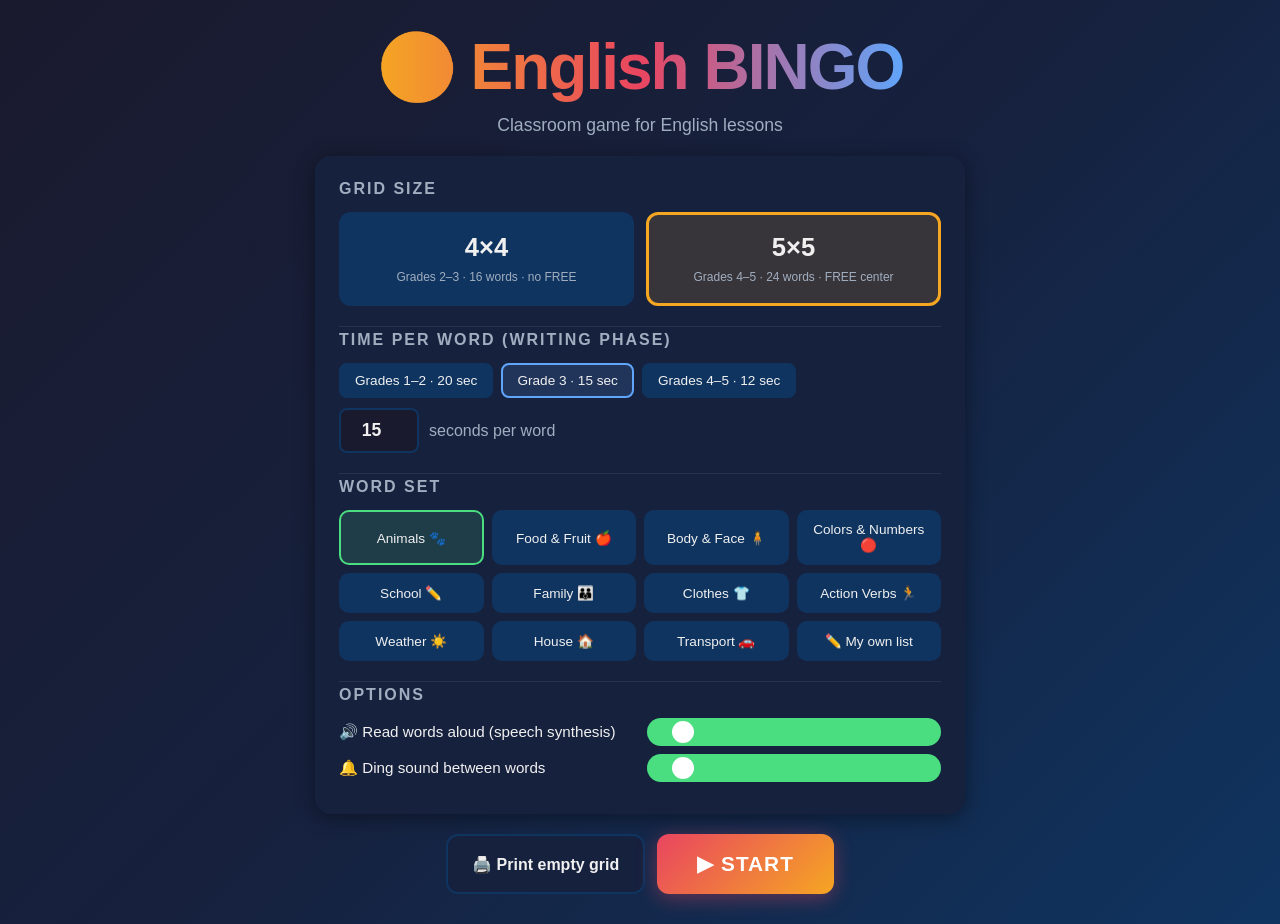
<file: bingo.html>
<!DOCTYPE html>
<html lang="en">
<head>
<meta charset="UTF-8">
<meta name="viewport" content="width=device-width, initial-scale=1.0">
<title>English Bingo 🎉</title>
<style>
/* ===================== RESET & BASE ===================== */
*, *::before, *::after { box-sizing: border-box; margin: 0; padding: 0; }

:root {
  --bg: #1a1a2e;
  --surface: #16213e;
  --card: #0f3460;
  --accent1: #e94560;
  --accent2: #f5a623;
  --accent3: #4ade80;
  --accent4: #60a5fa;
  --text: #f0f0f0;
  --muted: #a0aec0;
  --radius: 16px;
  --shadow: 0 4px 20px rgba(0,0,0,0.4);
}

html, body {
  height: 100%;
  font-family: 'Segoe UI', 'Arial Rounded MT Bold', Arial, sans-serif;
  background: var(--bg);
  color: var(--text);
  user-select: none;
}

/* ===================== SCREENS ===================== */
.screen { display: none; min-height: 100vh; padding: 20px; }
.screen.active { display: flex; flex-direction: column; align-items: center; }

/* ===================== START SCREEN ===================== */
#screen-start {
  background: linear-gradient(135deg, #1a1a2e 0%, #16213e 50%, #0f3460 100%);
  gap: 20px;
  padding: 30px 20px;
}

.logo {
  font-size: clamp(2.5rem, 6vw, 4rem);
  font-weight: 900;
  text-align: center;
  background: linear-gradient(90deg, #f5a623, #e94560, #60a5fa);
  -webkit-background-clip: text;
  -webkit-text-fill-color: transparent;
  background-clip: text;
  letter-spacing: -2px;
}
.logo-sub { font-size: 1.1rem; color: var(--muted); text-align: center; margin-top: -10px; }

.settings-card {
  background: var(--surface);
  border-radius: var(--radius);
  padding: 24px;
  width: 100%;
  max-width: 650px;
  box-shadow: var(--shadow);
}

.settings-card h2 {
  font-size: 1rem;
  text-transform: uppercase;
  letter-spacing: 2px;
  color: var(--muted);
  margin-bottom: 14px;
}

/* Grid mode buttons */
.grid-buttons { display: flex; gap: 12px; flex-wrap: wrap; }
.grid-btn {
  flex: 1; min-width: 130px;
  padding: 16px 10px;
  border: 3px solid transparent;
  border-radius: 12px;
  background: var(--card);
  color: var(--text);
  font-size: 1.1rem;
  font-weight: 700;
  cursor: pointer;
  transition: all .2s;
  text-align: center;
  line-height: 1.3;
}
.grid-btn:hover { border-color: var(--accent2); transform: translateY(-2px); }
.grid-btn.selected { border-color: var(--accent2); background: rgba(245,166,35,.15); }
.grid-btn .grid-label { font-size: 1.6rem; display: block; }
.grid-btn .grid-info { font-size: 0.75rem; color: var(--muted); font-weight: 400; }

/* Timer */
.timer-presets { display: flex; gap: 8px; flex-wrap: wrap; margin-bottom: 10px; }
.preset-btn {
  padding: 8px 14px;
  border: 2px solid var(--card);
  border-radius: 8px;
  background: var(--card);
  color: var(--text);
  font-size: 0.85rem;
  cursor: pointer;
  transition: all .2s;
}
.preset-btn:hover, .preset-btn.selected { border-color: var(--accent4); background: rgba(96,165,250,.15); }

.timer-input-row { display: flex; align-items: center; gap: 10px; }
.timer-input-row input {
  width: 80px;
  padding: 10px;
  border: 2px solid var(--card);
  border-radius: 8px;
  background: var(--bg);
  color: var(--text);
  font-size: 1.1rem;
  font-weight: 700;
  text-align: center;
}
.timer-input-row input:focus { outline: none; border-color: var(--accent4); }
.timer-input-row label { color: var(--muted); }

/* Word set */
.word-set-list {
  display: grid;
  grid-template-columns: repeat(auto-fill, minmax(140px, 1fr));
  gap: 8px;
}
.ws-btn {
  padding: 10px 8px;
  border: 2px solid var(--card);
  border-radius: 10px;
  background: var(--card);
  color: var(--text);
  font-size: 0.85rem;
  cursor: pointer;
  transition: all .2s;
  text-align: center;
}
.ws-btn:hover { border-color: var(--accent3); }
.ws-btn.selected { border-color: var(--accent3); background: rgba(74,222,128,.15); }

/* Custom word list */
#custom-words-area {
  width: 100%;
  min-height: 100px;
  padding: 12px;
  border: 2px solid var(--card);
  border-radius: 10px;
  background: var(--bg);
  color: var(--text);
  font-size: 0.9rem;
  resize: vertical;
  margin-top: 10px;
  display: none;
}
#custom-words-area:focus { outline: none; border-color: var(--accent3); }

/* Toggles */
.toggle-row { display: flex; align-items: center; gap: 14px; margin-bottom: 8px; }
.toggle-row label { font-size: 0.95rem; cursor: pointer; flex: 1; }
.toggle {
  position: relative;
  width: 50px;
  height: 28px;
  flex-shrink: 0;
}
.toggle input { opacity: 0; width: 0; height: 0; }
.toggle-slider {
  position: absolute; inset: 0;
  background: #333;
  border-radius: 28px;
  cursor: pointer;
  transition: .3s;
}
.toggle-slider::before {
  content: '';
  position: absolute;
  width: 22px; height: 22px;
  left: 3px; top: 3px;
  background: white;
  border-radius: 50%;
  transition: .3s;
}
.toggle input:checked + .toggle-slider { background: var(--accent3); }
.toggle input:checked + .toggle-slider::before { transform: translateX(22px); }

/* Action buttons */
.action-btns { display: flex; gap: 12px; flex-wrap: wrap; justify-content: center; width: 100%; max-width: 650px; }
.btn-primary {
  padding: 18px 40px;
  background: linear-gradient(135deg, var(--accent1), var(--accent2));
  border: none;
  border-radius: 12px;
  color: white;
  font-size: 1.3rem;
  font-weight: 900;
  cursor: pointer;
  box-shadow: 0 4px 20px rgba(233,69,96,.4);
  transition: all .2s;
  letter-spacing: 1px;
}
.btn-primary:hover { transform: translateY(-3px); box-shadow: 0 8px 30px rgba(233,69,96,.5); }
.btn-primary:active { transform: translateY(0); }

.btn-secondary {
  padding: 14px 24px;
  background: var(--surface);
  border: 2px solid var(--card);
  border-radius: 12px;
  color: var(--text);
  font-size: 1rem;
  font-weight: 700;
  cursor: pointer;
  transition: all .2s;
}
.btn-secondary:hover { border-color: var(--accent4); background: rgba(96,165,250,.1); }

/* ===================== PRINT SCREEN ===================== */
#screen-print {
  background: white;
  color: #000;
  align-items: center;
  justify-content: center;
  gap: 20px;
}

.print-grid {
  display: grid;
  gap: 4px;
  border: 3px solid #000;
}
.print-cell {
  width: 100px;
  height: 80px;
  border: 2px solid #000;
  display: flex;
  align-items: center;
  justify-content: center;
  font-size: 1rem;
  font-weight: 700;
}
.print-free {
  background: #eee;
  font-size: 1.2rem;
}
.print-controls {
  display: flex;
  gap: 12px;
}
@media print {
  .print-controls { display: none; }
  #screen-print { padding: 0; }
}

/* ===================== PHASE 1 SCREEN ===================== */
#screen-phase1 {
  background: linear-gradient(135deg, #0d1b2a 0%, #1b2838 100%);
  justify-content: space-between;
  gap: 16px;
  padding: 20px;
}

.phase-header {
  width: 100%;
  display: flex;
  align-items: center;
  justify-content: space-between;
  max-width: 900px;
}
.phase-badge {
  background: var(--accent4);
  color: #000;
  font-size: 0.8rem;
  font-weight: 800;
  padding: 4px 12px;
  border-radius: 20px;
  text-transform: uppercase;
  letter-spacing: 1px;
}
.progress-text {
  font-size: 1rem;
  color: var(--muted);
  font-weight: 600;
}
.btn-small {
  padding: 8px 16px;
  border: 2px solid var(--muted);
  border-radius: 8px;
  background: transparent;
  color: var(--muted);
  font-size: 0.85rem;
  cursor: pointer;
  transition: all .2s;
}
.btn-small:hover { border-color: var(--text); color: var(--text); }

/* Big word display */
.word-display {
  display: flex;
  flex-direction: column;
  align-items: center;
  justify-content: center;
  flex: 1;
  gap: 16px;
}
.word-emoji {
  font-size: clamp(5rem, 15vw, 10rem);
  line-height: 1;
  filter: drop-shadow(0 4px 8px rgba(0,0,0,.5));
  animation: popIn .3s ease-out;
}
.word-text {
  font-size: clamp(3rem, 10vw, 8rem);
  font-weight: 900;
  letter-spacing: -2px;
  text-align: center;
  background: linear-gradient(135deg, #ffffff, #e2e8f0);
  -webkit-background-clip: text;
  -webkit-text-fill-color: transparent;
  background-clip: text;
  animation: popIn .3s ease-out;
  line-height: 1.1;
}

@keyframes popIn {
  from { opacity: 0; transform: scale(0.85); }
  to   { opacity: 1; transform: scale(1); }
}

/* Hint */
.hint-box {
  background: rgba(245,166,35,.15);
  border: 2px solid var(--accent2);
  border-radius: 12px;
  padding: 10px 20px;
  text-align: center;
  font-size: 0.95rem;
  font-weight: 600;
  color: var(--accent2);
  max-width: 700px;
  width: 100%;
}

/* Timer bar */
.timer-area {
  width: 100%;
  max-width: 700px;
}
.timer-countdown {
  font-size: 2.5rem;
  font-weight: 900;
  text-align: center;
  color: var(--accent2);
  margin-bottom: 8px;
}
.timer-bar-bg {
  width: 100%;
  height: 16px;
  background: rgba(255,255,255,.1);
  border-radius: 8px;
  overflow: hidden;
}
.timer-bar-fill {
  height: 100%;
  background: linear-gradient(90deg, var(--accent3), var(--accent2));
  border-radius: 8px;
  transition: width .1s linear;
}

/* Phase 1 controls */
.phase1-controls {
  display: flex;
  gap: 10px;
  align-items: center;
  flex-wrap: wrap;
  justify-content: center;
  width: 100%;
  max-width: 700px;
}
.ctrl-btn {
  padding: 14px 22px;
  border: 2px solid rgba(255,255,255,.2);
  border-radius: 12px;
  background: rgba(255,255,255,.07);
  color: var(--text);
  font-size: 1rem;
  font-weight: 700;
  cursor: pointer;
  transition: all .2s;
  display: flex;
  align-items: center;
  gap: 6px;
}
.ctrl-btn:hover { border-color: rgba(255,255,255,.5); background: rgba(255,255,255,.12); }
.ctrl-btn.big { font-size: 1.2rem; padding: 16px 30px; }
.ctrl-btn.danger { border-color: rgba(233,69,96,.4); color: var(--accent1); }
.ctrl-btn.danger:hover { border-color: var(--accent1); background: rgba(233,69,96,.15); }

/* ===================== PHASE 2 SCREEN ===================== */
#screen-phase2 {
  background: linear-gradient(135deg, #0d1b2a 0%, #1b2838 100%);
  justify-content: space-between;
  gap: 16px;
  padding: 20px;
}

.phase2-top {
  width: 100%;
  max-width: 1100px;
  display: flex;
  gap: 20px;
  align-items: flex-start;
  flex: 1;
}

.current-word-panel {
  flex: 1;
  display: flex;
  flex-direction: column;
  align-items: center;
  justify-content: center;
  gap: 12px;
  background: rgba(255,255,255,.04);
  border-radius: 20px;
  padding: 30px 20px;
  min-height: 280px;
  cursor: pointer;
  border: 2px solid transparent;
  transition: border-color .2s;
}
.current-word-panel:hover { border-color: rgba(255,255,255,.15); }
.current-word-panel .word-emoji { font-size: clamp(3.5rem, 8vw, 6rem); }
.current-word-panel .word-text  { font-size: clamp(2.5rem, 6vw, 5rem); }
.click-hint { font-size: 0.8rem; color: var(--muted); }

/* Called words board */
.called-board {
  width: 340px;
  flex-shrink: 0;
  background: rgba(255,255,255,.04);
  border-radius: 20px;
  padding: 16px;
}
.called-board h3 {
  font-size: 0.85rem;
  text-transform: uppercase;
  letter-spacing: 2px;
  color: var(--muted);
  margin-bottom: 12px;
  text-align: center;
}
.called-grid {
  display: flex;
  flex-wrap: wrap;
  gap: 6px;
}
.called-chip {
  padding: 5px 10px;
  border-radius: 8px;
  font-size: 0.8rem;
  font-weight: 600;
  background: rgba(255,255,255,.06);
  color: var(--muted);
  border: 1.5px solid rgba(255,255,255,.08);
  transition: all .3s;
}
.called-chip.called {
  background: rgba(74,222,128,.2);
  color: var(--accent3);
  border-color: var(--accent3);
}

.phase2-controls {
  display: flex;
  gap: 10px;
  align-items: center;
  flex-wrap: wrap;
  justify-content: center;
  width: 100%;
  max-width: 1100px;
}

.remaining-text {
  font-size: 1rem;
  color: var(--muted);
  text-align: center;
  font-weight: 600;
}

/* BINGO! overlay */
#bingo-overlay {
  display: none;
  position: fixed;
  inset: 0;
  background: rgba(0,0,0,.7);
  z-index: 100;
  align-items: center;
  justify-content: center;
  flex-direction: column;
  gap: 20px;
}
#bingo-overlay.show { display: flex; }
.bingo-text {
  font-size: clamp(5rem, 15vw, 12rem);
  font-weight: 900;
  animation: bingoPop .5s ease-out;
  background: linear-gradient(90deg, #f5a623, #e94560, #60a5fa, #4ade80);
  -webkit-background-clip: text;
  -webkit-text-fill-color: transparent;
  background-clip: text;
}
@keyframes bingoPop {
  from { opacity: 0; transform: scale(0.3) rotate(-10deg); }
  to   { opacity: 1; transform: scale(1) rotate(0); }
}

/* ===================== HELPERS ===================== */
.divider {
  width: 100%;
  height: 1px;
  background: rgba(255,255,255,.08);
  margin: 4px 0;
}

.settings-section { margin-bottom: 20px; }
.settings-section:last-child { margin-bottom: 0; }

.voice-warning {
  font-size: 0.8rem;
  color: var(--accent1);
  margin-top: 4px;
  display: none;
}

/* ===================== RESPONSIVE ===================== */
@media (max-width: 700px) {
  .phase2-top { flex-direction: column; }
  .called-board { width: 100%; }
  .word-text { font-size: clamp(2.5rem, 12vw, 5rem) !important; }
}
</style>
</head>
<body>

<!-- ==================== START SCREEN ==================== -->
<div id="screen-start" class="screen active">
  <div class="logo">🎱 English BINGO</div>
  <div class="logo-sub">Classroom game for English lessons</div>

  <div class="settings-card">
    <div class="settings-section">
      <h2>Grid size</h2>
      <div class="grid-buttons">
        <button class="grid-btn" data-mode="4x4" onclick="selectMode('4x4')">
          <span class="grid-label">4×4</span>
          <span class="grid-info">Grades 2–3 · 16 words · no FREE</span>
        </button>
        <button class="grid-btn selected" data-mode="5x5" onclick="selectMode('5x5')">
          <span class="grid-label">5×5</span>
          <span class="grid-info">Grades 4–5 · 24 words · FREE center</span>
        </button>
      </div>
    </div>

    <div class="divider"></div>

    <div class="settings-section">
      <h2>Time per word (writing phase)</h2>
      <div class="timer-presets">
        <button class="preset-btn" onclick="setTimer(20)">Grades 1–2 · 20 sec</button>
        <button class="preset-btn selected" onclick="setTimer(15)">Grade 3 · 15 sec</button>
        <button class="preset-btn" onclick="setTimer(12)">Grades 4–5 · 12 sec</button>
      </div>
      <div class="timer-input-row">
        <input type="number" id="timer-seconds" value="15" min="5" max="120" onchange="onTimerInput()">
        <label>seconds per word</label>
      </div>
    </div>

    <div class="divider"></div>

    <div class="settings-section">
      <h2>Word set</h2>
      <div class="word-set-list" id="word-set-list"></div>
      <textarea id="custom-words-area" placeholder="Enter words one per line, e.g.:&#10;cat 🐱&#10;dog 🐶&#10;fish 🐟&#10;&#10;You need at least 24 words (or 16 for 4×4 mode)."></textarea>
    </div>

    <div class="divider"></div>

    <div class="settings-section">
      <h2>Options</h2>
      <div class="toggle-row">
        <label for="tog-speech">🔊 Read words aloud (speech synthesis)</label>
        <label class="toggle"><input type="checkbox" id="tog-speech" checked><span class="toggle-slider"></span></label>
      </div>
      <div id="voice-warning" class="voice-warning">⚠️ No English voice found on this device — speech disabled</div>
      <div class="toggle-row">
        <label for="tog-ding">🔔 Ding sound between words</label>
        <label class="toggle"><input type="checkbox" id="tog-ding" checked><span class="toggle-slider"></span></label>
      </div>
    </div>
  </div>

  <div class="action-btns">
    <button class="btn-secondary" onclick="showPrint()">🖨️ Print empty grid</button>
    <button class="btn-primary" onclick="startGame()">▶ START</button>
  </div>
</div>

<!-- ==================== PRINT SCREEN ==================== -->
<div id="screen-print" class="screen">
  <div class="print-controls">
    <button class="btn-secondary" style="background:#eee;color:#333;border-color:#ccc" onclick="window.print()">🖨️ Print (Ctrl+P)</button>
    <button class="btn-secondary" style="background:#eee;color:#333;border-color:#ccc" onclick="showScreen('screen-start')">← Back</button>
  </div>
  <div id="print-grid-container"></div>
</div>

<!-- ==================== PHASE 1 SCREEN ==================== -->
<div id="screen-phase1" class="screen">
  <div class="phase-header">
    <span class="phase-badge">📝 Phase 1 — Writing</span>
    <span id="ph1-progress" class="progress-text">Word 1 of 24</span>
    <button class="btn-small" onclick="showScreen('screen-start')">✕ Quit</button>
  </div>

  <div class="word-display">
    <div id="ph1-emoji" class="word-emoji">🎯</div>
    <div id="ph1-word" class="word-text">Ready?</div>
  </div>

  <div class="hint-box">
    ✏️ Write this word in <strong>ANY empty box</strong> you like — not in order!
  </div>

  <div class="timer-area">
    <div id="ph1-countdown" class="timer-countdown">15</div>
    <div class="timer-bar-bg">
      <div id="ph1-bar" class="timer-bar-fill" style="width:100%"></div>
    </div>
  </div>

  <div class="phase1-controls">
    <button class="ctrl-btn" onclick="ph1Prev()" title="← Previous (Arrow Left)">⬅ Back</button>
    <button class="ctrl-btn big" id="ph1-pause-btn" onclick="ph1TogglePause()" title="Space = Pause/Resume">⏸ Pause</button>
    <button class="ctrl-btn" onclick="ph1Next()" title="→ Next (Arrow Right)">Next ➡</button>
    <button class="ctrl-btn" onclick="speakCurrent()" title="R = Repeat">🔊 Repeat</button>
  </div>
</div>

<!-- ==================== PHASE 2 SCREEN ==================== -->
<div id="screen-phase2" class="screen">
  <div class="phase-header" style="max-width:1100px">
    <span class="phase-badge">🎲 Phase 2 — Draw!</span>
    <span id="ph2-remaining" class="remaining-text">24 words left</span>
    <button class="btn-small" onclick="showScreen('screen-start')">✕ Quit</button>
  </div>

  <div class="phase2-top">
    <div class="current-word-panel" id="ph2-word-panel" onclick="speakCurrent()" title="Click to hear the word">
      <div id="ph2-emoji" class="word-emoji">🎲</div>
      <div id="ph2-word" class="word-text">Press Space!</div>
      <div class="click-hint">🔊 Click to repeat</div>
    </div>

    <div class="called-board">
      <h3>Called words ✅</h3>
      <div class="called-grid" id="called-grid"></div>
    </div>
  </div>

  <div class="phase2-controls">
    <button class="ctrl-btn" onclick="speakCurrent()" title="R = Repeat">🔊 Repeat</button>
    <button class="ctrl-btn big btn-primary" onclick="ph2Next()" title="Space / Arrow Right = Next word" style="background:linear-gradient(135deg,#4ade80,#06b6d4);border:none;color:#000">Next word ➡</button>
    <button class="ctrl-btn" onclick="ph2NewGame()">🔄 New game</button>
    <button class="ctrl-btn danger" onclick="showScreen('screen-start')">⬛ Reset</button>
  </div>
</div>

<!-- ==================== BINGO OVERLAY ==================== -->
<div id="bingo-overlay">
  <div class="bingo-text">🎉 BINGO! 🎉</div>
  <button class="btn-primary" onclick="document.getElementById('bingo-overlay').classList.remove('show')">✓ Check the card</button>
</div>

<script>
/* ======================================================
   DATA — WORD SETS
   Each word set has 24 words: { word, emoji }
   ====================================================== */
const WORD_SETS = [
  {
    name: "Animals 🐾",
    words: [
      {word:"cat",emoji:"🐱"},{word:"dog",emoji:"🐶"},{word:"fish",emoji:"🐟"},{word:"bird",emoji:"🐦"},
      {word:"cow",emoji:"🐮"},{word:"pig",emoji:"🐷"},{word:"duck",emoji:"🦆"},{word:"frog",emoji:"🐸"},
      {word:"lion",emoji:"🦁"},{word:"bear",emoji:"🐻"},{word:"monkey",emoji:"🐵"},{word:"rabbit",emoji:"🐰"},
      {word:"elephant",emoji:"🐘"},{word:"tiger",emoji:"🐯"},{word:"horse",emoji:"🐴"},{word:"chicken",emoji:"🐔"},
      {word:"snake",emoji:"🐍"},{word:"sheep",emoji:"🐑"},{word:"goat",emoji:"🐐"},{word:"mouse",emoji:"🐭"},
      {word:"panda",emoji:"🐼"},{word:"turtle",emoji:"🐢"},{word:"bee",emoji:"🐝"},{word:"owl",emoji:"🦉"}
    ]
  },
  {
    name: "Food & Fruit 🍎",
    words: [
      {word:"apple",emoji:"🍎"},{word:"banana",emoji:"🍌"},{word:"orange",emoji:"🍊"},{word:"mango",emoji:"🥭"},
      {word:"grape",emoji:"🍇"},{word:"watermelon",emoji:"🍉"},{word:"strawberry",emoji:"🍓"},{word:"pineapple",emoji:"🍍"},
      {word:"rice",emoji:"🍚"},{word:"egg",emoji:"🥚"},{word:"bread",emoji:"🍞"},{word:"milk",emoji:"🥛"},
      {word:"cake",emoji:"🍰"},{word:"fish",emoji:"🐟"},{word:"chicken",emoji:"🍗"},{word:"noodles",emoji:"🍜"},
      {word:"ice cream",emoji:"🍦"},{word:"cookie",emoji:"🍪"},{word:"carrot",emoji:"🥕"},{word:"tomato",emoji:"🍅"},
      {word:"corn",emoji:"🌽"},{word:"lemon",emoji:"🍋"},{word:"coconut",emoji:"🥥"},{word:"candy",emoji:"🍬"}
    ]
  },
  {
    name: "Body & Face 🧍",
    words: [
      {word:"head",emoji:"🙂"},{word:"hair",emoji:"💇"},{word:"eye",emoji:"👁️"},{word:"ear",emoji:"👂"},
      {word:"nose",emoji:"👃"},{word:"mouth",emoji:"👄"},{word:"tooth",emoji:"🦷"},{word:"tongue",emoji:"👅"},
      {word:"hand",emoji:"✋"},{word:"finger",emoji:"☝️"},{word:"arm",emoji:"💪"},{word:"leg",emoji:"🦵"},
      {word:"foot",emoji:"🦶"},{word:"knee",emoji:"🩻"},{word:"face",emoji:"😀"},{word:"neck",emoji:"🧣"},
      {word:"shoulder",emoji:"🤷"},{word:"back",emoji:"🔙"},{word:"tummy",emoji:"🫃"},{word:"toe",emoji:"🦶"},
      {word:"lip",emoji:"👄"},{word:"chin",emoji:"😄"},{word:"cheek",emoji:"😊"},{word:"brain",emoji:"🧠"}
    ]
  },
  {
    name: "Colors & Numbers 🔴",
    words: [
      {word:"red",emoji:"🔴"},{word:"blue",emoji:"🔵"},{word:"green",emoji:"🟢"},{word:"yellow",emoji:"🟡"},
      {word:"orange",emoji:"🟠"},{word:"purple",emoji:"🟣"},{word:"pink",emoji:"🩷"},{word:"brown",emoji:"🟤"},
      {word:"black",emoji:"⚫"},{word:"white",emoji:"⚪"},{word:"grey",emoji:"🩶"},{word:"one",emoji:"1️⃣"},
      {word:"two",emoji:"2️⃣"},{word:"three",emoji:"3️⃣"},{word:"four",emoji:"4️⃣"},{word:"five",emoji:"5️⃣"},
      {word:"six",emoji:"6️⃣"},{word:"seven",emoji:"7️⃣"},{word:"eight",emoji:"8️⃣"},{word:"nine",emoji:"9️⃣"},
      {word:"ten",emoji:"🔟"},{word:"eleven",emoji:"1️⃣1️⃣"},{word:"twelve",emoji:"1️⃣2️⃣"},{word:"thirteen",emoji:"1️⃣3️⃣"}
    ]
  },
  {
    name: "School ✏️",
    words: [
      {word:"pen",emoji:"🖊️"},{word:"pencil",emoji:"✏️"},{word:"book",emoji:"📖"},{word:"bag",emoji:"🎒"},
      {word:"ruler",emoji:"📏"},{word:"eraser",emoji:"🧽"},{word:"crayon",emoji:"🖍️"},{word:"scissors",emoji:"✂️"},
      {word:"glue",emoji:"🩹"},{word:"desk",emoji:"🪑"},{word:"chair",emoji:"🪑"},{word:"board",emoji:"📋"},
      {word:"chalk",emoji:"🖍️"},{word:"marker",emoji:"🖊️"},{word:"paper",emoji:"📄"},{word:"notebook",emoji:"📓"},
      {word:"bell",emoji:"🔔"},{word:"clock",emoji:"🕐"},{word:"map",emoji:"🗺️"},{word:"globe",emoji:"🌍"},
      {word:"computer",emoji:"💻"},{word:"teacher",emoji:"👩‍🏫"},{word:"student",emoji:"🧑‍🎓"},{word:"classroom",emoji:"🏫"}
    ]
  },
  {
    name: "Family 👪",
    words: [
      {word:"mother",emoji:"👩"},{word:"father",emoji:"👨"},{word:"sister",emoji:"👧"},{word:"brother",emoji:"👦"},
      {word:"baby",emoji:"👶"},{word:"grandmother",emoji:"👵"},{word:"grandfather",emoji:"👴"},{word:"aunt",emoji:"👩"},
      {word:"uncle",emoji:"👨"},{word:"cousin",emoji:"🧒"},{word:"son",emoji:"👦"},{word:"daughter",emoji:"👧"},
      {word:"family",emoji:"👪"},{word:"parents",emoji:"👫"},{word:"husband",emoji:"🤵"},{word:"wife",emoji:"👰"},
      {word:"twins",emoji:"👯"},{word:"friend",emoji:"🧑‍🤝‍🧑"},{word:"boy",emoji:"👦"},{word:"girl",emoji:"👧"},
      {word:"man",emoji:"👨"},{word:"woman",emoji:"👩"},{word:"people",emoji:"👥"},{word:"child",emoji:"🧒"}
    ]
  },
  {
    name: "Clothes 👕",
    words: [
      {word:"shirt",emoji:"👕"},{word:"t-shirt",emoji:"👕"},{word:"dress",emoji:"👗"},{word:"skirt",emoji:"👗"},
      {word:"pants",emoji:"👖"},{word:"jeans",emoji:"👖"},{word:"shorts",emoji:"🩳"},{word:"shoes",emoji:"👟"},
      {word:"socks",emoji:"🧦"},{word:"hat",emoji:"🎩"},{word:"cap",emoji:"🧢"},{word:"jacket",emoji:"🧥"},
      {word:"coat",emoji:"🧥"},{word:"sweater",emoji:"🧶"},{word:"gloves",emoji:"🧤"},{word:"scarf",emoji:"🧣"},
      {word:"boots",emoji:"👢"},{word:"sandals",emoji:"🩴"},{word:"tie",emoji:"👔"},{word:"belt",emoji:"👔"},
      {word:"glasses",emoji:"👓"},{word:"bag",emoji:"👜"},{word:"watch",emoji:"⌚"},{word:"umbrella",emoji:"☂️"}
    ]
  },
  {
    name: "Action Verbs 🏃",
    words: [
      {word:"run",emoji:"🏃"},{word:"jump",emoji:"🦘"},{word:"walk",emoji:"🚶"},{word:"swim",emoji:"🏊"},
      {word:"sit",emoji:"🪑"},{word:"stand",emoji:"🧍"},{word:"sleep",emoji:"😴"},{word:"eat",emoji:"🍽️"},
      {word:"drink",emoji:"🥤"},{word:"read",emoji:"📖"},{word:"write",emoji:"✍️"},{word:"draw",emoji:"🎨"},
      {word:"sing",emoji:"🎤"},{word:"dance",emoji:"💃"},{word:"play",emoji:"⚽"},{word:"climb",emoji:"🧗"},
      {word:"throw",emoji:"🤾"},{word:"catch",emoji:"🧤"},{word:"kick",emoji:"👟"},{word:"clap",emoji:"👏"},
      {word:"cry",emoji:"😢"},{word:"laugh",emoji:"😄"},{word:"listen",emoji:"👂"},{word:"look",emoji:"👀"}
    ]
  },
  {
    name: "Weather ☀️",
    words: [
      {word:"sun",emoji:"☀️"},{word:"rain",emoji:"🌧️"},{word:"cloud",emoji:"☁️"},{word:"wind",emoji:"💨"},
      {word:"snow",emoji:"❄️"},{word:"storm",emoji:"⛈️"},{word:"rainbow",emoji:"🌈"},{word:"hot",emoji:"🥵"},
      {word:"cold",emoji:"🥶"},{word:"warm",emoji:"🌤️"},{word:"cool",emoji:"🌬️"},{word:"wet",emoji:"💧"},
      {word:"dry",emoji:"🏜️"},{word:"sunny",emoji:"🌞"},{word:"rainy",emoji:"🌧️"},{word:"cloudy",emoji:"☁️"},
      {word:"windy",emoji:"🌬️"},{word:"snowy",emoji:"☃️"},{word:"fog",emoji:"🌫️"},{word:"ice",emoji:"🧊"},
      {word:"thunder",emoji:"⚡"},{word:"lightning",emoji:"🌩️"},{word:"umbrella",emoji:"☂️"},{word:"sky",emoji:"🌤️"}
    ]
  },
  {
    name: "House 🏠",
    words: [
      {word:"house",emoji:"🏠"},{word:"door",emoji:"🚪"},{word:"window",emoji:"🪟"},{word:"roof",emoji:"🏚️"},
      {word:"wall",emoji:"🧱"},{word:"floor",emoji:"🪵"},{word:"table",emoji:"🪑"},{word:"chair",emoji:"🪑"},
      {word:"bed",emoji:"🛏️"},{word:"sofa",emoji:"🛋️"},{word:"lamp",emoji:"💡"},{word:"clock",emoji:"🕐"},
      {word:"mirror",emoji:"🪞"},{word:"sink",emoji:"🚿"},{word:"bath",emoji:"🛁"},{word:"shower",emoji:"🚿"},
      {word:"toilet",emoji:"🚽"},{word:"kitchen",emoji:"🍳"},{word:"bedroom",emoji:"🛏️"},{word:"bathroom",emoji:"🚽"},
      {word:"garden",emoji:"🌳"},{word:"key",emoji:"🔑"},{word:"stairs",emoji:"🪜"},{word:"TV",emoji:"📺"}
    ]
  },
  {
    name: "Transport 🚗",
    words: [
      {word:"car",emoji:"🚗"},{word:"bus",emoji:"🚌"},{word:"bike",emoji:"🚲"},{word:"train",emoji:"🚆"},
      {word:"plane",emoji:"✈️"},{word:"boat",emoji:"⛵"},{word:"ship",emoji:"🚢"},{word:"truck",emoji:"🚚"},
      {word:"taxi",emoji:"🚕"},{word:"motorbike",emoji:"🏍️"},{word:"helicopter",emoji:"🚁"},{word:"rocket",emoji:"🚀"},
      {word:"scooter",emoji:"🛴"},{word:"van",emoji:"🚐"},{word:"tram",emoji:"🚊"},{word:"subway",emoji:"🚇"},
      {word:"ambulance",emoji:"🚑"},{word:"police car",emoji:"🚓"},{word:"fire truck",emoji:"🚒"},{word:"tractor",emoji:"🚜"},
      {word:"ferry",emoji:"⛴️"},{word:"balloon",emoji:"🎈"},{word:"skateboard",emoji:"🛹"},{word:"jeep",emoji:"🚙"}
    ]
  }
];

/* ======================================================
   STATE
   ====================================================== */
let state = {
  mode: '5x5',          // '4x4' or '5x5'
  timerSecs: 15,
  wordSetIndex: 0,      // index in WORD_SETS, or -1 for custom
  customWords: [],
  useSpeech: true,
  useDing: true,

  // game
  selectedWords: [],    // the words chosen for this game (16 or 24)
  phase: null,          // 'writing' | 'drawing'

  // phase 1
  ph1Index: 0,
  ph1Paused: false,
  ph1Remaining: 0,      // seconds remaining on current word
  ph1Timer: null,

  // phase 2
  ph2Order: [],         // indices into selectedWords, shuffled
  ph2Step: 0,           // how many have been drawn
};

/* ======================================================
   INIT
   ====================================================== */
window.addEventListener('DOMContentLoaded', () => {
  buildWordSetButtons();
  loadSettings();
  checkVoice();
  document.addEventListener('keydown', onKeyDown);
});

function buildWordSetButtons() {
  const container = document.getElementById('word-set-list');
  WORD_SETS.forEach((ws, i) => {
    const btn = document.createElement('button');
    btn.className = 'ws-btn' + (i === 0 ? ' selected' : '');
    btn.textContent = ws.name;
    btn.onclick = () => selectWordSet(i);
    container.appendChild(btn);
  });
  // Custom option
  const customBtn = document.createElement('button');
  customBtn.className = 'ws-btn';
  customBtn.id = 'ws-custom-btn';
  customBtn.textContent = '✏️ My own list';
  customBtn.onclick = () => selectWordSet(-1);
  container.appendChild(customBtn);
}

/* ======================================================
   SETTINGS UI
   ====================================================== */
function selectMode(m) {
  state.mode = m;
  document.querySelectorAll('.grid-btn').forEach(b => b.classList.toggle('selected', b.dataset.mode === m));
  saveSettings();
}

function setTimer(s) {
  state.timerSecs = s;
  document.getElementById('timer-seconds').value = s;
  document.querySelectorAll('.preset-btn').forEach(b => {
    b.classList.toggle('selected', b.textContent.includes(s + ' sec'));
  });
  saveSettings();
}

function onTimerInput() {
  const v = parseInt(document.getElementById('timer-seconds').value) || 15;
  state.timerSecs = Math.max(5, Math.min(120, v));
  document.getElementById('timer-seconds').value = state.timerSecs;
  document.querySelectorAll('.preset-btn').forEach(b => b.classList.remove('selected'));
  saveSettings();
}

function selectWordSet(idx) {
  state.wordSetIndex = idx;
  document.querySelectorAll('.ws-btn').forEach((b, i) => {
    const isCustom = b.id === 'ws-custom-btn';
    b.classList.toggle('selected', idx === -1 ? isCustom : i === idx);
  });
  document.getElementById('custom-words-area').style.display = idx === -1 ? 'block' : 'none';
  saveSettings();
}

/* ======================================================
   VOICE CHECK
   ====================================================== */
function checkVoice() {
  if (!('speechSynthesis' in window)) {
    document.getElementById('voice-warning').style.display = 'block';
    state.useSpeech = false;
    document.getElementById('tog-speech').checked = false;
    return;
  }
  // Voices load asynchronously
  const check = () => {
    const voices = speechSynthesis.getVoices();
    const eng = voices.find(v => v.lang.startsWith('en'));
    if (!eng && voices.length > 0) {
      document.getElementById('voice-warning').style.display = 'block';
    }
  };
  speechSynthesis.onvoiceschanged = check;
  check();
}

/* ======================================================
   SPEECH
   ====================================================== */
function speak(text) {
  const useS = document.getElementById('tog-speech').checked;
  if (!useS || !('speechSynthesis' in window)) return;
  speechSynthesis.cancel();
  const u = new SpeechSynthesisUtterance(text);
  u.lang = 'en-US';
  u.rate = 0.85;
  u.pitch = 1;
  const voices = speechSynthesis.getVoices();
  const eng = voices.find(v => v.lang.startsWith('en-US')) || voices.find(v => v.lang.startsWith('en'));
  if (eng) u.voice = eng;
  speechSynthesis.speak(u);
}

/* ======================================================
   DING SOUND (AudioContext)
   ====================================================== */
let audioCtx = null;
function ding() {
  const useD = document.getElementById('tog-ding').checked;
  if (!useD) return;
  try {
    if (!audioCtx) audioCtx = new (window.AudioContext || window.webkitAudioContext)();
    const osc = audioCtx.createOscillator();
    const gain = audioCtx.createGain();
    osc.connect(gain);
    gain.connect(audioCtx.destination);
    osc.type = 'sine';
    osc.frequency.setValueAtTime(880, audioCtx.currentTime);
    osc.frequency.exponentialRampToValueAtTime(440, audioCtx.currentTime + 0.3);
    gain.gain.setValueAtTime(0.5, audioCtx.currentTime);
    gain.gain.exponentialRampToValueAtTime(0.001, audioCtx.currentTime + 0.4);
    osc.start(audioCtx.currentTime);
    osc.stop(audioCtx.currentTime + 0.4);
  } catch(e) { /* silent fail */ }
}

/* ======================================================
   LOCAL STORAGE
   ====================================================== */
function saveSettings() {
  try {
    localStorage.setItem('bingo_settings', JSON.stringify({
      mode: state.mode,
      timerSecs: state.timerSecs,
      wordSetIndex: state.wordSetIndex,
      useSpeech: document.getElementById('tog-speech').checked,
      useDing: document.getElementById('tog-ding').checked,
      customWords: document.getElementById('custom-words-area').value
    }));
  } catch(e) {}
}

function loadSettings() {
  try {
    const s = JSON.parse(localStorage.getItem('bingo_settings') || '{}');
    if (s.mode) selectMode(s.mode);
    if (s.timerSecs) setTimer(s.timerSecs);
    if (s.wordSetIndex !== undefined) selectWordSet(s.wordSetIndex);
    if (s.useSpeech !== undefined) document.getElementById('tog-speech').checked = s.useSpeech;
    if (s.useDing !== undefined) document.getElementById('tog-ding').checked = s.useDing;
    if (s.customWords) document.getElementById('custom-words-area').value = s.customWords;
  } catch(e) {}
}

/* ======================================================
   PRINT EMPTY GRID
   ====================================================== */
function showPrint() {
  const container = document.getElementById('print-grid-container');
  const size = state.mode === '4x4' ? 4 : 5;
  const hasFree = size === 5;
  const center = Math.floor(size / 2);

  container.innerHTML = '';
  const grid = document.createElement('div');
  grid.className = 'print-grid';
  grid.style.gridTemplateColumns = `repeat(${size}, 100px)`;

  for (let r = 0; r < size; r++) {
    for (let c = 0; c < size; c++) {
      const cell = document.createElement('div');
      cell.className = 'print-cell';
      if (hasFree && r === center && c === center) {
        cell.className += ' print-free';
        cell.textContent = 'FREE ⭐';
      }
      grid.appendChild(cell);
    }
  }
  container.appendChild(grid);

  // Title above grid
  const title = document.createElement('div');
  title.style.cssText = 'font-size:1.5rem;font-weight:900;text-align:center;color:#000;margin-bottom:16px';
  title.textContent = `🎱 English Bingo — ${size}×${size} Grid`;
  container.insertBefore(title, grid);

  showScreen('screen-print');
}

/* ======================================================
   GAME START
   ====================================================== */
function startGame() {
  saveSettings();

  // Get word list
  let pool;
  if (state.wordSetIndex === -1) {
    pool = parseCustomWords();
  } else {
    pool = WORD_SETS[state.wordSetIndex].words;
  }

  const needed = state.mode === '4x4' ? 16 : 24;
  if (pool.length < needed) {
    alert(`Need at least ${needed} words for ${state.mode} mode. You have ${pool.length}. Please add more words or choose a different set.`);
    return;
  }

  // Shuffle and pick
  state.selectedWords = shuffle([...pool]).slice(0, needed);

  // Start writing phase
  state.phase = 'writing';
  state.ph1Index = 0;
  state.ph1Paused = false;
  showScreen('screen-phase1');
  ph1ShowWord(0);
  ph1StartTimer();
}

function parseCustomWords() {
  const text = document.getElementById('custom-words-area').value;
  return text.split('\n').map(line => {
    line = line.trim();
    if (!line) return null;
    // Extract emoji at start or end
    const emojiMatch = line.match(/(\p{Emoji_Presentation}|\p{Emoji}️)/gu);
    const word = line.replace(/(\p{Emoji_Presentation}|\p{Emoji}️)/gu, '').trim();
    return { word: word || line, emoji: emojiMatch ? emojiMatch[0] : '' };
  }).filter(Boolean);
}

/* ======================================================
   PHASE 1 — WRITING
   ====================================================== */
function ph1ShowWord(idx) {
  const w = state.selectedWords[idx];
  const total = state.selectedWords.length;

  document.getElementById('ph1-emoji').textContent = w.emoji || '📝';
  document.getElementById('ph1-word').textContent = w.word;
  document.getElementById('ph1-progress').textContent = `Word ${idx + 1} of ${total}`;

  // Reset timer
  state.ph1Remaining = state.timerSecs;
  updateTimerDisplay();

  // Speak
  speak(w.word);
}

function ph1StartTimer() {
  clearInterval(state.ph1Timer);
  state.ph1Timer = setInterval(() => {
    if (state.ph1Paused) return;
    state.ph1Remaining -= 0.1;
    updateTimerDisplay();
    if (state.ph1Remaining <= 0) {
      ph1Next();
    }
  }, 100);
}

function updateTimerDisplay() {
  const secs = Math.max(0, Math.ceil(state.ph1Remaining));
  document.getElementById('ph1-countdown').textContent = secs;
  const pct = (state.ph1Remaining / state.timerSecs) * 100;
  document.getElementById('ph1-bar').style.width = Math.max(0, pct) + '%';

  // Color warning when low
  const bar = document.getElementById('ph1-bar');
  if (pct < 30) bar.style.background = 'linear-gradient(90deg,#e94560,#f5a623)';
  else bar.style.background = 'linear-gradient(90deg,#4ade80,#f5a623)';
}

function ph1TogglePause() {
  state.ph1Paused = !state.ph1Paused;
  document.getElementById('ph1-pause-btn').textContent = state.ph1Paused ? '▶ Resume' : '⏸ Pause';
}

function ph1Next() {
  const next = state.ph1Index + 1;
  if (next >= state.selectedWords.length) {
    // Move to phase 2
    ph1End();
    return;
  }
  ding();
  state.ph1Index = next;
  ph1ShowWord(next);
}

function ph1Prev() {
  if (state.ph1Index <= 0) return;
  state.ph1Index--;
  ph1ShowWord(state.ph1Index);
}

function ph1End() {
  clearInterval(state.ph1Timer);
  startPhase2();
}

/* ======================================================
   PHASE 2 — DRAWING
   ====================================================== */
function startPhase2() {
  state.phase = 'drawing';
  state.ph2Order = shuffle(state.selectedWords.map((_, i) => i));
  state.ph2Step = -1; // nothing drawn yet

  // Build called grid
  const grid = document.getElementById('called-grid');
  grid.innerHTML = '';
  state.selectedWords.forEach((w, i) => {
    const chip = document.createElement('div');
    chip.className = 'called-chip';
    chip.id = `chip-${i}`;
    chip.textContent = w.word;
    grid.appendChild(chip);
  });

  document.getElementById('ph2-emoji').textContent = '🎲';
  document.getElementById('ph2-word').textContent = 'Press Space!';
  updatePh2Remaining();

  showScreen('screen-phase2');
}

function ph2Next() {
  const nextStep = state.ph2Step + 1;
  if (nextStep >= state.ph2Order.length) {
    // All words drawn
    document.getElementById('ph2-word').textContent = 'All done! 🎉';
    document.getElementById('ph2-emoji').textContent = '🏆';
    return;
  }
  state.ph2Step = nextStep;
  const wordIdx = state.ph2Order[nextStep];
  const w = state.selectedWords[wordIdx];

  document.getElementById('ph2-emoji').textContent = w.emoji || '🎲';
  document.getElementById('ph2-word').textContent = w.word;

  // Highlight chip
  document.getElementById(`chip-${wordIdx}`).classList.add('called');

  ding();
  speak(w.word);
  updatePh2Remaining();
}

function updatePh2Remaining() {
  const drawn = state.ph2Step + 1;
  const total = state.ph2Order.length;
  const left = total - drawn;
  document.getElementById('ph2-remaining').textContent =
    drawn <= 0 ? `${total} words total` : `${drawn} drawn · ${left} left`;
}

function ph2NewGame() {
  // Reshuffle same words
  startPhase2();
}

/* ======================================================
   SPEAK CURRENT
   ====================================================== */
function speakCurrent() {
  if (state.phase === 'writing') {
    speak(state.selectedWords[state.ph1Index].word);
  } else if (state.phase === 'drawing' && state.ph2Step >= 0) {
    const w = state.selectedWords[state.ph2Order[state.ph2Step]];
    speak(w.word);
  }
}

/* ======================================================
   KEYBOARD SHORTCUTS
   ====================================================== */
function onKeyDown(e) {
  const tag = e.target.tagName.toLowerCase();
  if (tag === 'input' || tag === 'textarea') return;

  if (state.phase === 'writing') {
    if (e.code === 'Space') { e.preventDefault(); ph1TogglePause(); }
    else if (e.code === 'ArrowRight') { e.preventDefault(); ph1Next(); }
    else if (e.code === 'ArrowLeft')  { e.preventDefault(); ph1Prev(); }
    else if (e.code === 'KeyR')        speakCurrent();
  } else if (state.phase === 'drawing') {
    if (e.code === 'Space' || e.code === 'ArrowRight') { e.preventDefault(); ph2Next(); }
    else if (e.code === 'KeyR') speakCurrent();
  }
}

/* ======================================================
   UTILITIES
   ====================================================== */
function shuffle(arr) {
  for (let i = arr.length - 1; i > 0; i--) {
    const j = Math.floor(Math.random() * (i + 1));
    [arr[i], arr[j]] = [arr[j], arr[i]];
  }
  return arr;
}

function showScreen(id) {
  document.querySelectorAll('.screen').forEach(s => s.classList.remove('active'));
  document.getElementById(id).classList.add('active');
  if (id === 'screen-start') {
    // Reset game state when going back
    state.phase = null;
    clearInterval(state.ph1Timer);
    if ('speechSynthesis' in window) speechSynthesis.cancel();
  }
}
</script>
</body>
</html>
</file>
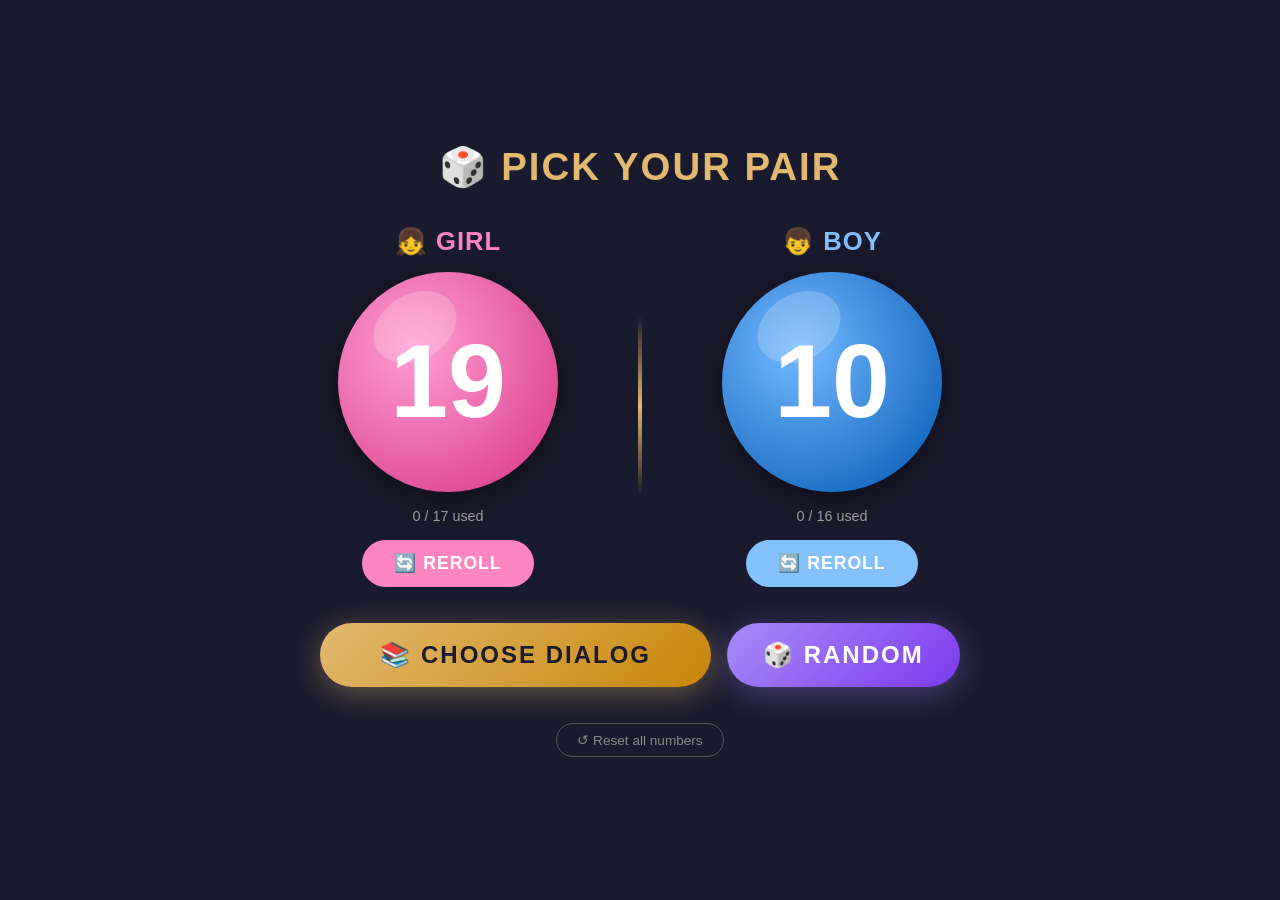
<file: dialog-trainer.html>
<!DOCTYPE html>
<html lang="en">
<head>
<meta charset="UTF-8">
<meta name="viewport" content="width=device-width, initial-scale=1.0">
<title>Dialog Trainer — F&F2</title>
<style>
  * { box-sizing: border-box; margin: 0; padding: 0; }

  body {
    font-family: 'Segoe UI', Arial, sans-serif;
    background: #1a1a2e;
    color: #fff;
    min-height: 100vh;
    display: flex;
    flex-direction: column;
    align-items: center;
    justify-content: center;
    overflow: hidden;
  }

  .phase { width: 100vw; height: 100vh; display: flex; flex-direction: column; align-items: center; justify-content: center; }
  .phase { display: none; }
  .phase.active { display: flex; }

  /* ══ PHASE 1: RANDOMIZER ══ */
  #phase-random { gap: 36px; }

  #phase-random h1 {
    font-size: 2.4rem;
    letter-spacing: 2px;
    color: #e2b96f;
    text-transform: uppercase;
  }

  .cards-row { display: flex; gap: 80px; align-items: center; }

  .player-card { display: flex; flex-direction: column; align-items: center; gap: 16px; }

  .player-label { font-size: 1.6rem; font-weight: 700; letter-spacing: 1px; text-transform: uppercase; }
  .girl-label { color: #ff85c1; }
  .boy-label  { color: #85c1ff; }

  .number-bubble {
    width: 220px; height: 220px; border-radius: 50%;
    display: flex; align-items: center; justify-content: center;
    font-size: 6.5rem; font-weight: 900;
    box-shadow: 0 8px 40px rgba(0,0,0,0.5);
    transition: transform 0.15s ease;
    position: relative; overflow: hidden;
  }
  .number-bubble::after {
    content: ''; position: absolute; top: 10%; left: 15%;
    width: 40%; height: 30%; background: rgba(255,255,255,0.2);
    border-radius: 50%; transform: rotate(-30deg);
  }
  .girl-bubble { background: radial-gradient(circle at 35% 35%, #ff9ed2, #d63384); color: #fff; }
  .boy-bubble  { background: radial-gradient(circle at 35% 35%, #74b9ff, #0056b3); color: #fff; }

  .number-bubble.pop { animation: pop 0.35s ease; }
  @keyframes pop {
    0%  { transform: scale(1); }
    40% { transform: scale(1.18); }
    70% { transform: scale(0.92); }
    100%{ transform: scale(1); }
  }

  .used-count { font-size: 0.9rem; color: #aaa; }

  .reroll-btn {
    padding: 13px 32px; font-size: 1.1rem; font-weight: 700;
    border: none; border-radius: 50px; cursor: pointer;
    letter-spacing: 1px; text-transform: uppercase;
    transition: transform 0.1s, opacity 0.2s;
  }
  .reroll-btn:active { transform: scale(0.95); }
  .reroll-btn:disabled { opacity: 0.3; cursor: not-allowed; }
  .girl-btn { background: #ff85c1; color: #fff; }
  .boy-btn  { background: #85c1ff; color: #fff; }

  .divider { width: 4px; height: 180px; background: linear-gradient(to bottom, transparent, #e2b96f, transparent); border-radius: 4px; }

  #start-dialog-btn {
    padding: 18px 60px; font-size: 1.5rem; font-weight: 700;
    background: linear-gradient(135deg, #e2b96f, #c8860a);
    color: #1a1a2e; border: none; border-radius: 50px; cursor: pointer;
    letter-spacing: 2px; text-transform: uppercase;
    box-shadow: 0 6px 30px rgba(226,185,111,0.4);
    transition: transform 0.1s, box-shadow 0.1s;
  }
  #start-dialog-btn:hover { transform: translateY(-2px); box-shadow: 0 10px 40px rgba(226,185,111,0.5); }
  #start-dialog-btn:active { transform: scale(0.97); }

  #random-dialog-btn {
    padding: 18px 36px; font-size: 1.5rem; font-weight: 700;
    background: linear-gradient(135deg, #a78bfa, #7c3aed);
    color: #fff; border: none; border-radius: 50px; cursor: pointer;
    letter-spacing: 2px; text-transform: uppercase;
    box-shadow: 0 6px 30px rgba(167,139,250,0.35);
    transition: transform 0.1s, box-shadow 0.1s;
  }
  #random-dialog-btn:hover { transform: translateY(-2px); box-shadow: 0 10px 40px rgba(167,139,250,0.5); }
  #random-dialog-btn:active { transform: scale(0.97); }

  .reset-pool-btn {
    background: none; border: 1px solid #555; color: #888;
    padding: 8px 20px; border-radius: 20px; cursor: pointer; font-size: 0.85rem;
    transition: border-color 0.2s, color 0.2s;
  }
  .reset-pool-btn:hover { border-color: #aaa; color: #ccc; }

  /* ══ PHASE 2: DIALOG PICKER ══ */
  #phase-picker { gap: 28px; padding: 40px; }

  #phase-picker h2 {
    font-size: 1.8rem; color: #e2b96f; letter-spacing: 1px; text-transform: uppercase;
  }

  .picker-pair-label { font-size: 1.1rem; color: #aaa; }

  .picker-grid {
    display: grid;
    grid-template-columns: repeat(4, 1fr);
    gap: 14px;
    width: 100%;
    max-width: 1100px;
  }

  .picker-card {
    background: rgba(255,255,255,0.06);
    border: 2px solid rgba(255,255,255,0.08);
    border-radius: 18px;
    padding: 18px 16px;
    cursor: pointer;
    text-align: center;
    transition: background 0.15s, border-color 0.15s, transform 0.1s;
    display: flex; flex-direction: column; align-items: center; gap: 8px;
  }
  .picker-card:hover { background: rgba(226,185,111,0.12); border-color: #e2b96f; transform: translateY(-3px); }

  .picker-emoji { font-size: 2rem; }
  .picker-topic { font-size: 1rem; font-weight: 700; color: #fff; line-height: 1.3; }
  .picker-lines { font-size: 0.78rem; color: #888; }

  .picker-random-btn {
    padding: 14px 44px; font-size: 1.15rem; font-weight: 700;
    background: linear-gradient(135deg, #a78bfa, #7c3aed);
    color: #fff; border: none; border-radius: 50px; cursor: pointer;
    letter-spacing: 1px; text-transform: uppercase;
    transition: transform 0.1s;
  }
  .picker-random-btn:active { transform: scale(0.96); }

  .picker-back-btn {
    background: none; border: 1px solid #555; color: #888;
    padding: 8px 22px; border-radius: 20px; cursor: pointer; font-size: 0.9rem;
    transition: border-color 0.2s, color 0.2s;
  }
  .picker-back-btn:hover { border-color: #aaa; color: #ccc; }

  /* ══ PHASE 3: DIALOG VIEW ══ */
  #phase-dialog { gap: 24px; padding: 36px; }

  .dialog-header { display: flex; align-items: center; gap: 20px; flex-wrap: wrap; justify-content: center; }
  .dialog-pair { font-size: 1.4rem; color: #e2b96f; font-weight: 700; }
  .dialog-topic-badge {
    font-size: 1rem; color: #aaa;
    background: rgba(255,255,255,0.07);
    padding: 6px 18px; border-radius: 20px;
  }

  .dialog-box {
    width: 100%; max-width: 900px;
    background: rgba(255,255,255,0.04);
    border-radius: 24px; padding: 30px 40px;
    display: flex; flex-direction: column; gap: 16px;
    border: 1px solid rgba(255,255,255,0.08);
    overflow-y: auto; max-height: 62vh;
  }

  .line {
    display: flex; align-items: flex-start; gap: 18px;
    padding: 14px 18px; border-radius: 16px;
    transition: background 0.2s, transform 0.12s;
    cursor: pointer;
  }
  .line:hover { transform: scale(1.01); }
  .line.girl-line { background: rgba(255,133,193,0.11); }
  .line.boy-line  { background: rgba(133,193,255,0.11); }
  .line.highlight.girl-line { background: rgba(255,133,193,0.30); box-shadow: 0 0 0 2px #ff85c1; }
  .line.highlight.boy-line  { background: rgba(133,193,255,0.30); box-shadow: 0 0 0 2px #85c1ff; }

  .speaker-badge {
    min-width: 62px; height: 62px; border-radius: 50%;
    display: flex; align-items: center; justify-content: center;
    font-size: 1.35rem; font-weight: 900; flex-shrink: 0;
  }
  .girl-badge { background: radial-gradient(circle at 35% 35%, #ff9ed2, #d63384); color: #fff; }
  .boy-badge  { background: radial-gradient(circle at 35% 35%, #74b9ff, #0056b3); color: #fff; }

  .line-text { font-size: 1.75rem; line-height: 1.4; font-weight: 600; align-self: center; }
  .girl-line .line-text { color: #ffb8dd; }
  .boy-line  .line-text { color: #b8d8ff; }

  .dialog-controls { display: flex; gap: 16px; align-items: center; flex-wrap: wrap; justify-content: center; }

  .ctrl-btn {
    padding: 13px 30px; font-size: 1rem; font-weight: 700;
    border: none; border-radius: 50px; cursor: pointer;
    text-transform: uppercase; letter-spacing: 1px;
    transition: transform 0.1s, opacity 0.2s;
  }
  .ctrl-btn:active { transform: scale(0.95); }

  #choose-btn   { background: linear-gradient(135deg, #e2b96f, #c8860a); color: #1a1a2e; }
  #swap-btn     { background: linear-gradient(135deg, #a78bfa, #7c3aed); color: #fff; }
  #next-dlg-btn { background: linear-gradient(135deg, #6ee7b7, #059669); color: #fff; }
  #back-to-rand { background: rgba(255,255,255,0.09); color: #ccc; }
</style>
</head>
<body>

<!-- ══════════════════ PHASE 1: RANDOMIZER ══════════════════ -->
<div id="phase-random" class="phase active">
  <h1>🎲 Pick your pair</h1>

  <div class="cards-row">
    <div class="player-card">
      <div class="player-label girl-label">👧 Girl</div>
      <div class="number-bubble girl-bubble" id="girl-num">—</div>
      <div class="used-count" id="girl-used">0 / 17 used</div>
      <button class="reroll-btn girl-btn" id="girl-reroll" onclick="reroll('girl')">🔄 Reroll</button>
    </div>

    <div class="divider"></div>

    <div class="player-card">
      <div class="player-label boy-label">👦 Boy</div>
      <div class="number-bubble boy-bubble" id="boy-num">—</div>
      <div class="used-count" id="boy-used">0 / 16 used</div>
      <button class="reroll-btn boy-btn" id="boy-reroll" onclick="reroll('boy')">🔄 Reroll</button>
    </div>
  </div>

  <div style="display:flex;gap:16px;align-items:center;">
    <button id="start-dialog-btn" onclick="goToPicker()">📚 Choose Dialog</button>
    <button id="random-dialog-btn" onclick="goToRandomDialog()">🎲 Random</button>
  </div>
  <button class="reset-pool-btn" onclick="resetPools()">↺ Reset all numbers</button>
</div>

<!-- ══════════════════ PHASE 2: PICKER ══════════════════ -->
<div id="phase-picker" class="phase">
  <h2>📚 Choose a dialog</h2>
  <div class="picker-pair-label" id="picker-pair"></div>

  <div class="picker-grid" id="picker-grid"></div>

  <div style="display:flex;gap:16px;align-items:center;">
    <button class="picker-back-btn" onclick="showPhase('phase-random')">← Back</button>
    <button class="picker-random-btn" onclick="pickRandom()">🎲 Random dialog</button>
  </div>
</div>

<!-- ══════════════════ PHASE 3: DIALOG VIEW ══════════════════ -->
<div id="phase-dialog" class="phase">
  <div class="dialog-header">
    <div class="dialog-pair" id="pair-label"></div>
    <div class="dialog-topic-badge" id="topic-label"></div>
  </div>

  <div class="dialog-box" id="dialog-box"></div>

  <div class="dialog-controls">
    <button class="ctrl-btn" id="back-to-rand" onclick="showPhase('phase-random')">⌂ Home</button>
    <button class="ctrl-btn" id="choose-btn" onclick="showPhase('phase-picker')">📚 Choose</button>
    <button class="ctrl-btn" id="swap-btn" onclick="swapRoles()">⇄ Swap</button>
    <button class="ctrl-btn" id="next-dlg-btn" onclick="nextDialog()">Next →</button>
  </div>
</div>

<script>
// ── POOLS ──────────────────────────────────────────────────────
const girlPool = { min: 17, max: 33 };
const boyPool  = { min: 1,  max: 16 };
let girlUsed = new Set(), boyUsed = new Set();
let girlCurrent = null, boyCurrent = null;

function pickFrom(pool, usedSet) {
  const available = [];
  for (let n = pool.min; n <= pool.max; n++)
    if (!usedSet.has(n)) available.push(n);
  return available.length ? available[Math.floor(Math.random() * available.length)] : null;
}

function reroll(side) {
  if (side === 'girl') {
    const n = pickFrom(girlPool, girlUsed);
    if (n === null) return;
    if (girlCurrent !== null) girlUsed.add(girlCurrent);
    girlCurrent = n;
    animateBubble('girl-num', n);
    document.getElementById('girl-used').textContent = `${girlUsed.size} / 17 used`;
    document.getElementById('girl-reroll').disabled = (17 - girlUsed.size - 1) <= 0;
  } else {
    const n = pickFrom(boyPool, boyUsed);
    if (n === null) return;
    if (boyCurrent !== null) boyUsed.add(boyCurrent);
    boyCurrent = n;
    animateBubble('boy-num', n);
    document.getElementById('boy-used').textContent = `${boyUsed.size} / 16 used`;
    document.getElementById('boy-reroll').disabled = (16 - boyUsed.size - 1) <= 0;
  }
}

function animateBubble(id, n) {
  const el = document.getElementById(id);
  el.textContent = n;
  el.classList.remove('pop');
  void el.offsetWidth;
  el.classList.add('pop');
}

function resetPools() {
  girlUsed.clear(); boyUsed.clear();
  girlCurrent = null; boyCurrent = null;
  document.getElementById('girl-num').textContent = '—';
  document.getElementById('boy-num').textContent = '—';
  document.getElementById('girl-used').textContent = '0 / 16 used';
  document.getElementById('boy-used').textContent = '0 / 17 used';
  document.getElementById('girl-reroll').disabled = false;
  document.getElementById('boy-reroll').disabled = false;
}

// ── DIALOGS ────────────────────────────────────────────────────
const dialogs = [
  {
    emoji: '👋',
    topic: "Greetings",
    lines: [
      { role: 'A', text: "Hello! What's your name?" },
      { role: 'B', text: "Hi! I'm Sam. What's your name?" },
      { role: 'A', text: "I'm Lily. How are you?" },
      { role: 'B', text: "I'm fine, thank you! And you?" },
      { role: 'A', text: "I'm very well, thanks. Goodbye!" },
      { role: 'B', text: "Bye bye!" },
    ]
  },
  {
    emoji: '🎒',
    topic: "School objects",
    lines: [
      { role: 'A', text: "What's this?" },
      { role: 'B', text: "It's a pencil. What color is it?" },
      { role: 'A', text: "It's yellow. Have you got a ruler?" },
      { role: 'B', text: "Yes, I have. It's in my bag." },
      { role: 'A', text: "Have you got a red pen?" },
      { role: 'B', text: "No, I haven't. I've got a blue pen." },
    ]
  },
  {
    emoji: '👨‍👩‍👧',
    topic: "My family",
    lines: [
      { role: 'A', text: "Have you got a brother?" },
      { role: 'B', text: "Yes, I have. His name is Tom." },
      { role: 'A', text: "Have you got a sister?" },
      { role: 'B', text: "No, I haven't. Have you got a sister?" },
      { role: 'A', text: "Yes! Her name is Anna. She's seven." },
      { role: 'B', text: "How many people are in your family?" },
      { role: 'A', text: "Four. Mom, dad, Anna, and me!" },
    ]
  },
  {
    emoji: '🌈',
    topic: "Colors & numbers",
    lines: [
      { role: 'A', text: "How many books have you got?" },
      { role: 'B', text: "I've got three books. One is red." },
      { role: 'A', text: "What color are the other two?" },
      { role: 'B', text: "They're blue and green. Do you like green?" },
      { role: 'A', text: "Yes, I do! It's my favorite color." },
      { role: 'B', text: "My favorite color is orange." },
    ]
  },
  {
    emoji: '🏫',
    topic: "At school",
    lines: [
      { role: 'A', text: "Stand up, please!" },
      { role: 'B', text: "Ok! … Can I sit down now?" },
      { role: 'A', text: "Yes, sit down. Open your book, please." },
      { role: 'B', text: "Which page?" },
      { role: 'A', text: "Page twelve. Look at the picture." },
      { role: 'B', text: "I can see a bag, a pencil, and a ruler!" },
    ]
  },
  {
    emoji: '🎽',
    topic: "My things",
    lines: [
      { role: 'A', text: "Excuse me, is this your bag?" },
      { role: 'B', text: "Yes, it is. Thank you!" },
      { role: 'A', text: "Is this your pencil case?" },
      { role: 'B', text: "No, it isn't. My pencil case is pink." },
      { role: 'A', text: "Oh! It's my pencil case! It's purple." },
      { role: 'B', text: "Purple is nice. What's in it?" },
      { role: 'A', text: "Two pens, a pencil, and a rubber!" },
    ]
  },
  {
    emoji: '🦕',
    topic: "Jurassic World trip",
    lines: [
      { role: 'A', text: "Did you go on the school trip on Tuesday?" },
      { role: 'B', text: "Yes! We went to Jurassic World. It was amazing!" },
      { role: 'A', text: "What did you see first?" },
      { role: 'B', text: "We walked through big gates. The park looked like a jungle!" },
      { role: 'A', text: "Were there real dinosaurs?" },
      { role: 'B', text: "Yes! We saw a Brachiosaurus. It was as tall as a tree!" },
      { role: 'A', text: "Wow! What was your favorite part?" },
      { role: 'B', text: "The giant dinosaur! It was so tall and so cool!" },
    ]
  },
  {
    emoji: '🐶',
    topic: "My pet",
    lines: [
      { role: 'A', text: "Have you got a pet?" },
      { role: 'B', text: "Yes! I've got a dog. His name is Max." },
      { role: 'A', text: "Is he big or small?" },
      { role: 'B', text: "He's small and very fluffy. Have you got a pet?" },
      { role: 'A', text: "No, I haven't. But I want a cat!" },
      { role: 'B', text: "Cats are great! What color do you want?" },
      { role: 'A', text: "I want an orange one. Orange is my favorite color!" },
    ]
  },
  {
    emoji: '🍎',
    topic: "Food I like",
    lines: [
      { role: 'A', text: "Do you like apples?" },
      { role: 'B', text: "Yes, I do! I love apples. Do you like bananas?" },
      { role: 'A', text: "No, I don't. I don't like bananas." },
      { role: 'B', text: "What food do you like?" },
      { role: 'A', text: "I like pizza and sandwiches!" },
      { role: 'B', text: "Me too! Pizza is my favorite food." },
    ]
  },
  {
    emoji: '⚽',
    topic: "I can / I can't",
    lines: [
      { role: 'A', text: "Can you swim?" },
      { role: 'B', text: "Yes, I can! Can you ride a bike?" },
      { role: 'A', text: "No, I can't. But I can play football!" },
      { role: 'B', text: "Cool! Can you jump rope?" },
      { role: 'A', text: "Yes, I can. Can you draw?" },
      { role: 'B', text: "Yes, I can draw very well!" },
    ]
  },
  {
    emoji: '🌤️',
    topic: "The weather",
    lines: [
      { role: 'A', text: "What's the weather like today?" },
      { role: 'B', text: "It's sunny and warm! Do you like sunny days?" },
      { role: 'A', text: "Yes, I do! I don't like rainy days." },
      { role: 'B', text: "Really? I like rain! I jump in puddles!" },
      { role: 'A', text: "Ha ha! What's the weather like in winter?" },
      { role: 'B', text: "It's cold and sometimes snowy. I love snow!" },
    ]
  },
  {
    emoji: '🛍️',
    topic: "At the shop",
    lines: [
      { role: 'A', text: "Hello! Can I help you?" },
      { role: 'B', text: "Yes, please. I'd like a red pencil case." },
      { role: 'A', text: "Here you are. Anything else?" },
      { role: 'B', text: "How much is this ruler?" },
      { role: 'A', text: "It's two pounds." },
      { role: 'B', text: "Ok! I'd like the ruler too, please." },
      { role: 'A', text: "That's four pounds altogether. Thank you!" },
    ]
  },
  {
    emoji: '🌳',
    topic: "At the park",
    lines: [
      { role: 'A', text: "Do you want to play in the park?" },
      { role: 'B', text: "Yes! I love the park. Let's go to the swings!" },
      { role: 'A', text: "Ok! Can you see the big tree over there?" },
      { role: 'B', text: "Yes! Let's climb it!" },
      { role: 'A', text: "I can't climb trees. Can you?" },
      { role: 'B', text: "Yes, I can! Come on, I'll help you!" },
    ]
  },
  {
    emoji: '📅',
    topic: "Days of the week",
    lines: [
      { role: 'A', text: "What day is it today?" },
      { role: 'B', text: "It's Wednesday! Tomorrow is Thursday." },
      { role: 'A', text: "Do you have English on Thursday?" },
      { role: 'B', text: "Yes! And on Monday too. Do you like English?" },
      { role: 'A', text: "Yes, I love English! What's your favorite day?" },
      { role: 'B', text: "Saturday! No school and I play all day!" },
    ]
  },
  {
    emoji: '🛏️',
    topic: "My bedroom",
    lines: [
      { role: 'A', text: "What's in your bedroom?" },
      { role: 'B', text: "I've got a bed, a desk, and lots of toys!" },
      { role: 'A', text: "What toys have you got?" },
      { role: 'B', text: "I've got a robot, two cars, and a ball." },
      { role: 'A', text: "Wow! Have you got a teddy bear?" },
      { role: 'B', text: "Yes, I have! It's brown and it's on my bed." },
    ]
  },
  {
    emoji: '🐘',
    topic: "Favorite animals",
    lines: [
      { role: 'A', text: "What's your favorite animal?" },
      { role: 'B', text: "I love elephants! They're so big. What about you?" },
      { role: 'A', text: "I like dolphins. They can swim and jump!" },
      { role: 'B', text: "Cool! Are dolphins big or small?" },
      { role: 'A', text: "They're not very big. They're grey and white." },
      { role: 'B', text: "I want to see a dolphin one day!" },
    ]
  },
];

// ── NAVIGATION ──────────────────────────────────────────────────
function showPhase(id) {
  document.querySelectorAll('.phase').forEach(p => p.classList.remove('active'));
  document.getElementById(id).classList.add('active');
}

function goToRandomDialog() {
  if (girlCurrent === null) reroll('girl');
  if (boyCurrent  === null) reroll('boy');
  openDialog(Math.floor(Math.random() * dialogs.length));
}

function goToPicker() {
  if (girlCurrent === null) reroll('girl');
  if (boyCurrent  === null) reroll('boy');
  document.getElementById('picker-pair').textContent =
    `👧 #${girlCurrent}  —  👦 #${boyCurrent}`;
  buildPickerGrid();
  showPhase('phase-picker');
}

function buildPickerGrid() {
  const grid = document.getElementById('picker-grid');
  grid.innerHTML = '';
  dialogs.forEach((d, i) => {
    const card = document.createElement('div');
    card.className = 'picker-card';
    card.innerHTML = `
      <div class="picker-emoji">${d.emoji}</div>
      <div class="picker-topic">${d.topic}</div>
      <div class="picker-lines">${d.lines.length} lines</div>`;
    card.onclick = () => openDialog(i);
    grid.appendChild(card);
  });
}

function pickRandom() {
  openDialog(Math.floor(Math.random() * dialogs.length));
}

// ── DIALOG VIEW ─────────────────────────────────────────────────
let currentDialogIdx = 0;
let swapped = false;
let highlightedLine = -1;

function openDialog(idx) {
  currentDialogIdx = idx;
  swapped = false;
  highlightedLine = -1;
  renderDialog();
  showPhase('phase-dialog');
}

function renderDialog() {
  const d = dialogs[currentDialogIdx];
  document.getElementById('pair-label').textContent =
    `👧 #${girlCurrent}  vs  👦 #${boyCurrent}`;
  document.getElementById('topic-label').textContent = d.emoji + ' ' + d.topic;

  const box = document.getElementById('dialog-box');
  box.innerHTML = '';

  d.lines.forEach((line, idx) => {
    const isGirl = swapped ? (line.role === 'B') : (line.role === 'A');
    const div = document.createElement('div');
    div.className = `line ${isGirl ? 'girl-line' : 'boy-line'}${idx === highlightedLine ? ' highlight' : ''}`;
    div.onclick = () => { highlightedLine = (highlightedLine === idx) ? -1 : idx; renderDialog(); };

    const badge = document.createElement('div');
    badge.className = `speaker-badge ${isGirl ? 'girl-badge' : 'boy-badge'}`;
    badge.textContent = isGirl ? `#${girlCurrent}` : `#${boyCurrent}`;

    const text = document.createElement('div');
    text.className = 'line-text';
    text.textContent = line.text;

    div.appendChild(badge);
    div.appendChild(text);
    box.appendChild(div);
  });
}

function nextDialog() {
  currentDialogIdx = (currentDialogIdx + 1) % dialogs.length;
  highlightedLine = -1;
  swapped = false;
  renderDialog();
}

function swapRoles() {
  swapped = !swapped;
  highlightedLine = -1;
  renderDialog();
}

// init
reroll('girl');
reroll('boy');
</script>
</body>
</html>
</file>
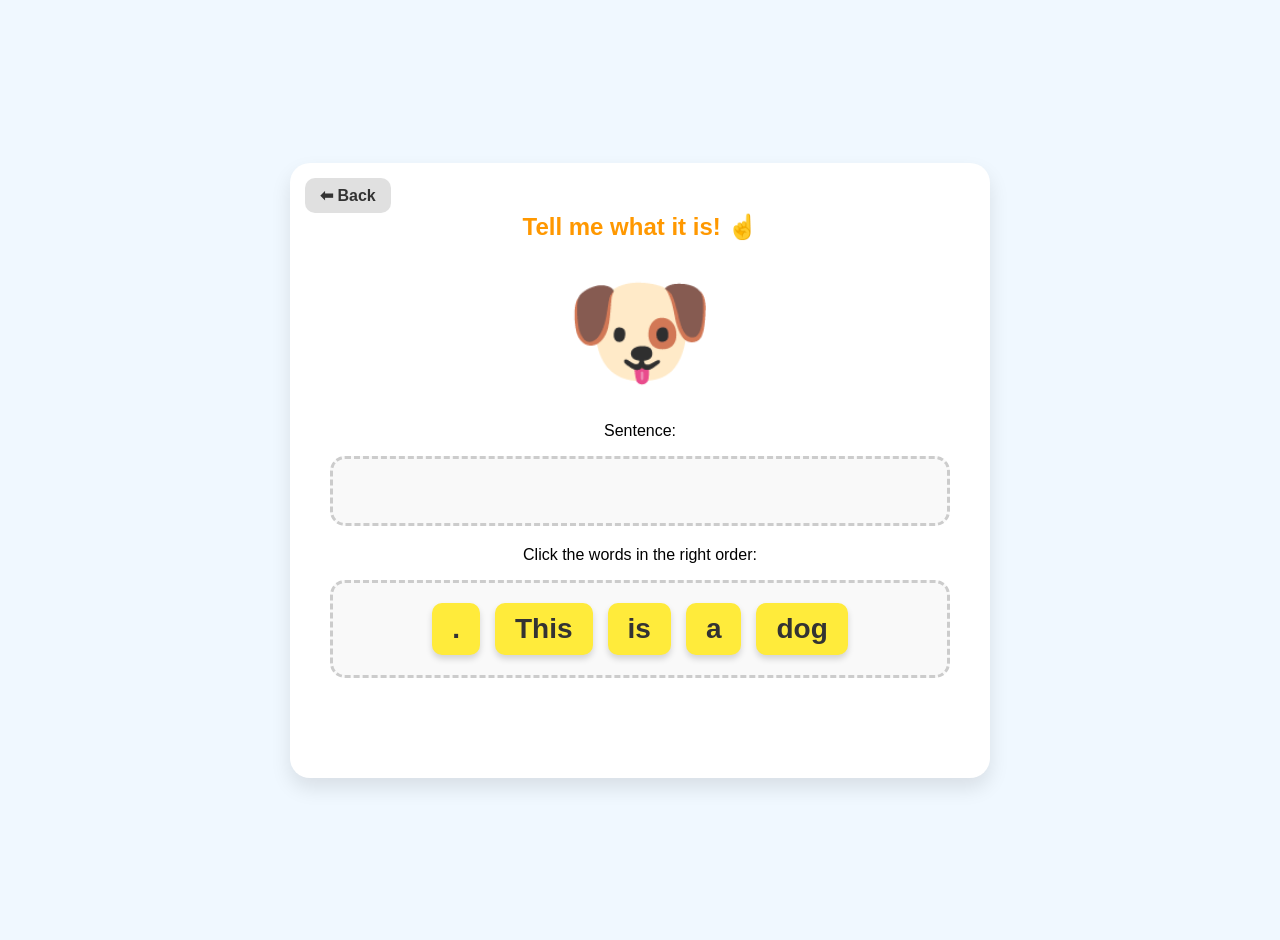
<file: Grammar Grade 1/builder-game.html>
<!DOCTYPE html>
<html lang="en">
<head>
    <meta charset="UTF-8">
    <meta name="viewport" content="width=device-width, initial-scale=1.0">
    <title>Word Builder</title>
    <link rel="stylesheet" href="css/style.css">
</head>
<body>
    <div id="game-container">
        <a href="index.html" class="btn-back">⬅ Back</a>
        
        <div class="instruction" id="instruction-text">Make a question!</div>
        <div id="item-emoji" style="filter: brightness(1);">🤖</div>
        
        <p>Sentence:</p>
        <div id="drop-zone" class="zone"></div>
        
        <p>Click the words in the right order:</p>
        <div id="word-bank" class="zone"></div>

        <div id="feedback"></div>
        <button id="btn-next">Next</button>
    </div>

    <script src="js/builder.js"></script>
</body>
</html>
</file>
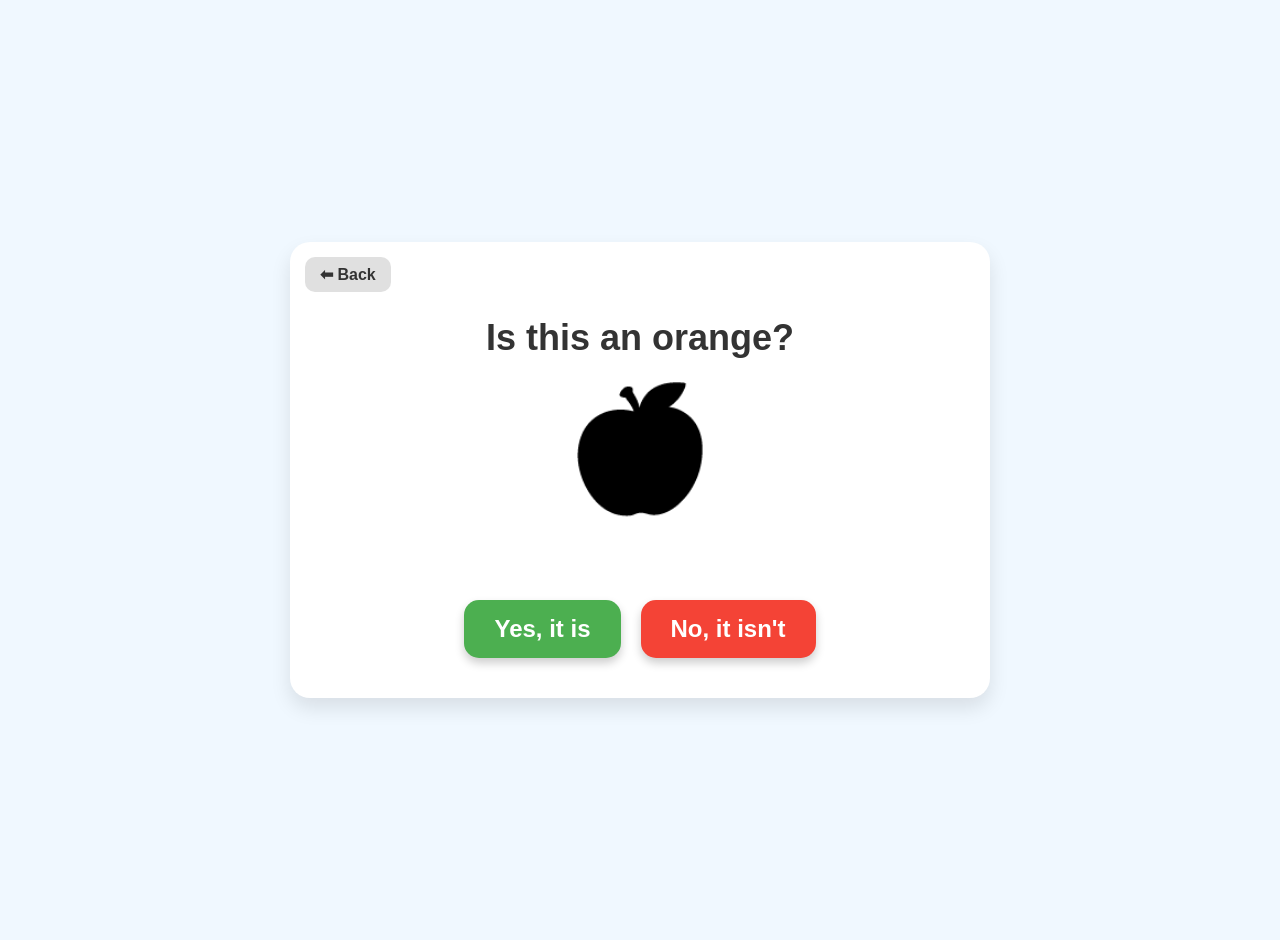
<file: Grammar Grade 1/shadow-game.html>
<!DOCTYPE html>
<html lang="en">
<head>
    <meta charset="UTF-8">
    <meta name="viewport" content="width=device-width, initial-scale=1.0">
    <title>Shadow Guessing</title>
    <!-- Connecting the shared CSS file -->
    <link rel="stylesheet" href="css/style.css">
</head>
<body>
    <div id="game-container">
        <a href="index.html" class="btn-back">⬅ Back</a>
        
        <h1 id="question">Is this a ...?</h1>
        <div id="item-emoji">🍎</div>
        <div id="feedback"></div>
        
        <div class="buttons" id="answer-buttons">
            <button id="btn-yes">Yes, it is</button>
            <button id="btn-no">No, it isn't</button>
        </div>

        <button id="btn-next">Next</button>
    </div>

    <!-- Connecting the specific JS logic for this game -->
    <script src="js/shadow.js"></script>
</body>
</html>
</file>
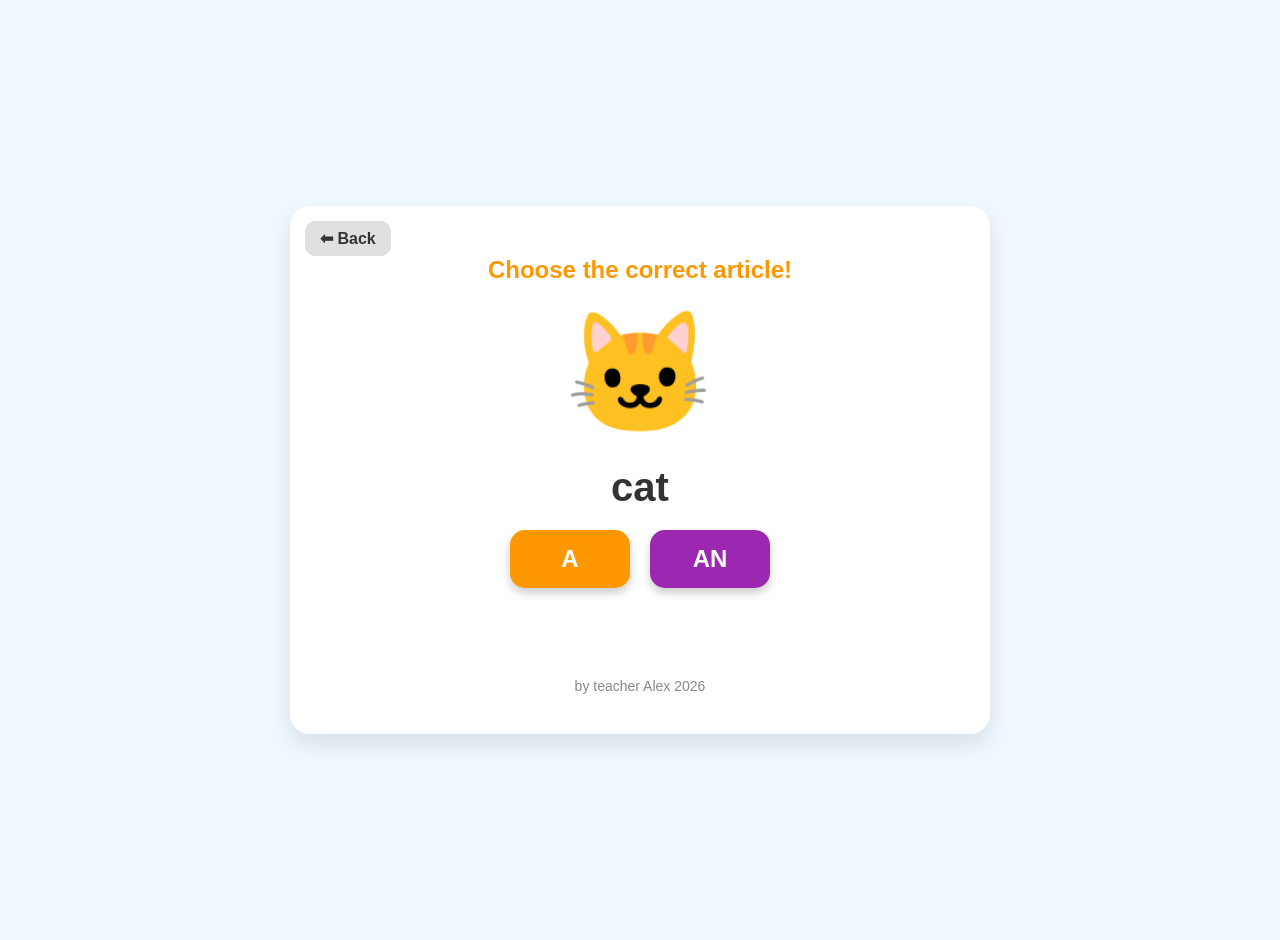
<file: Grammar Grade 1/sorting-game.html>
<!DOCTYPE html>
<html lang="en">
<head>
    <meta charset="UTF-8">
    <meta name="viewport" content="width=device-width, initial-scale=1.0">
    <title>A / An Sorting</title>
    <link rel="stylesheet" href="css/style.css">
</head>
<body>
    <div id="game-container">
        <a href="index.html" class="btn-back">⬅ Back</a>
        
        <div class="instruction" id="instruction-text">Choose the correct article!</div>
        
        <div id="item-emoji" style="filter: brightness(1);">🍎</div>
        <div id="item-word">apple</div>
        
        <div class="buttons" id="sorting-buttons">
            <button id="btn-a">A</button>
            <button id="btn-an">AN</button>
        </div>

        <div id="feedback"></div>
        <button id="btn-next">Next</button>

        <div class="footer-text">by teacher Alex 2026</div>
    </div>

    <script src="js/sorting.js"></script>
</body>
</html>
</file>
<file: Dictation/css/style.css>
body {
    font-family: 'Comic Sans MS', 'Chalkboard SE', sans-serif;
    background-color: #f4f7f5;
    color: #2c3e50;
    margin: 0;
    padding: 0;
    display: flex;
    justify-content: center;
    align-items: center;
    height: 100vh;
    overflow: hidden;
    user-select: none;
}

.container {
    text-align: center;
    width: 90%;
    max-width: 900px;
    background: #ffffff;
    padding: 40px;
    border-radius: 24px;
    box-shadow: 0 10px 30px rgba(142, 158, 147, 0.15);
}

h1 {
    font-size: 3rem;
    color: #3a5a40; /* Природный зеленый */
    margin-bottom: 20px;
}

h2 {
    font-size: 2rem;
    color: #4a5d4e;
}

p {
    font-size: 1.5rem;
    color: #6b7c6e;
}


button {
    font-family: inherit;
    background-color: #588157;
    color: white;
    border: none;
    padding: 15px 40px;
    font-size: 1.5rem;
    border-radius: 50px;
    cursor: pointer;
    transition: all 0.3s ease;
    box-shadow: 0 4px 15px rgba(88, 129, 87, 0.2);
}

button:hover {
    background-color: #3a5a40;
    transform: translateY(-2px);
}

button:active {
    transform: translateY(0);
}

.dictation-image {
    max-width: 100%;
    max-height: 400px;
    border-radius: 16px;
    object-fit: contain;
    margin: 20px 0;
    border: 4px solid #e9ecef;
}

/* Экологичный Прогресс-бар */
.progress-container {
    width: 100%;
    height: 12px;
    background-color: #e9ecef;
    border-radius: 6px;
    margin-top: 30px;
    overflow: hidden;
}

.progress-bar {
    width: 100%;
    height: 100%;
    background-color: #a3b18a;
    border-radius: 6px;
    transition: width 0.1s linear;
}

.student-box {
    font-size: 5rem;
    font-weight: bold;
    color: #3a5a40;
    margin: 20px 0;
    min-height: 120px;
    display: flex;
    justify-content: center;
    align-items: center;
}

.answer-text {
    font-size: 4rem;
    color: #3a5a40;
    font-weight: bold;
    margin-top: 20px;
    min-height: 80px;
    letter-spacing: 2px;
}

.hidden {
    display: none !important;
}

.counter {
    font-size: 1.2rem;
    color: #a3b18a;
    margin-top: 15px;
}


.button-group {
    display: flex;
    gap: 20px;
    justify-content: center;
    margin-top: 30px;
}


.nav-arrows {
    display: flex;
    justify-content: center;
    gap: 40px;
    margin-top: 25px;
}


.nav-arrows button {
    background-color: #e9ecef;
    color: #4a5d4e;
    padding: 10px 25px;
    font-size: 1.2rem;
    box-shadow: none;
    border: 1px solid #ced4da;
}

.nav-arrows button:hover {
    background-color: #a3b18a;
    color: white;
    border-color: #a3b18a;
}


.nav-arrows button:disabled {
    opacity: 0;
    cursor: default;
    pointer-events: none;
}

#date-display {
    font-size: 1.8rem;
    color: #4a5d4e;
    background-color: #ffffff;
    padding: 10px 25px;
    border-radius: 12px;
    display: inline-block;
    border: 2px dashed #a3b18a;
}

.btn-secondary {
    background-color: transparent;
    color: #588157;
    border: 2px solid #588157;
    box-shadow: none;
}

.btn-secondary:hover {
    background-color: #f4f7f5;
    color: #3a5a40;
    border-color: #3a5a40;
}

/* Кнопка возврата */
.btn-text {
    background-color: transparent;
    color: #8e9e93;
    box-shadow: none;
    font-size: 1.2rem;
    padding: 10px 20px;
}

.btn-text:hover {
    background-color: #e9ecef;
    color: #4a5d4e;
}

/* Мягкая инструкция для детей */
.instruction-text {
    font-size: 1.4rem;
    color: #8e9e93;
    margin-top: 0;
    margin-bottom: 15px;
}

/* Обновленный блок даты */
#date-display {
    font-size: 1.8rem;
    color: #4a5d4e;
    background-color: #ffffff;
    padding: 10px 25px;
    border-radius: 12px;
    display: inline-block;
    border: 2px dashed #a3b18a;
    margin-top: 0;
    margin-bottom: 40px; /* Четкий визуальный водораздел после даты */
}

/* Заголовок юнита */
.unit-title {
    font-size: 2.2rem;
    color: #3a5a40;
    margin-top: 0; /* Убираем ту самую дефолтную браузерную "дыру" */
    margin-bottom: 10px; /* Даем немного воздуха до клевера */
}

/* Пожелание удачи */
.good-luck-text {
    font-size: 2.5rem;
    color: #588157;
    margin-top: 0;
    margin-bottom: 40px; /* Просторная пауза перед кнопками */
}
</file>
<file: Grammar Grade 1/css/style.css>
/* Global Styles */
body {
    font-family: 'Comic Sans MS', Arial, sans-serif;
    text-align: center;
    background-color: #f0f8ff;
    margin: 0;
    padding: 20px;
    display: flex;
    flex-direction: column;
    align-items: center;
    justify-content: center;
    min-height: 100vh;
}

#game-container {
    background-color: white;
    padding: 50px 40px 40px 40px;
    border-radius: 20px;
    box-shadow: 0 10px 20px rgba(0,0,0,0.1);
    max-width: 700px;
    width: 100%;
    position: relative;
    box-sizing: border-box;
}

h1 {
    font-size: 36px;
    color: #333;
    margin-bottom: 20px;
}

/* Navigation Buttons */
.btn-back {
    position: absolute;
    top: 15px;
    left: 15px;
    text-decoration: none;
    background-color: #e0e0e0;
    color: #333;
    padding: 8px 15px;
    border-radius: 10px;
    font-weight: bold;
    font-size: 16px;
    transition: background-color 0.2s;
}

.btn-back:hover { 
    background-color: #ccc; 
}

/* Main Menu Styles */
.menu-buttons {
    display: flex;
    flex-direction: column;
    gap: 20px;
    margin-top: 30px;
    align-items: center;
}

.btn-menu {
    background-color: #9C27B0;
    color: white;
    text-decoration: none;
    font-size: 24px;
    padding: 15px 30px;
    border-radius: 15px;
    box-shadow: 0 5px 10px rgba(0,0,0,0.2);
    transition: transform 0.2s;
    width: 100%;
    max-width: 300px;
}

.btn-menu:active { 
    transform: scale(0.95); 
}

/* Game 1: Shadow Guessing Styles */
#item-emoji {
    font-size: 120px;
    margin: 20px 0;
    transition: all 0.5s ease;
    filter: brightness(0); 
    user-select: none;
}

#item-emoji.revealed { 
    filter: brightness(1); 
}

.buttons {
    display: flex;
    gap: 20px;
    justify-content: center;
    margin-top: 20px;
    flex-wrap: wrap;
}

button {
    font-size: 24px;
    padding: 15px 30px;
    border: none;
    border-radius: 15px;
    cursor: pointer;
    font-weight: bold;
    transition: transform 0.2s;
    box-shadow: 0 5px 10px rgba(0,0,0,0.2);
}

button:active { 
    transform: scale(0.95); 
}

#btn-yes { background-color: #4CAF50; color: white; }
#btn-no { background-color: #f44336; color: white; }
#btn-next { 
    background-color: #2196F3; 
    color: white; 
    margin-top: 20px; 
    display: none; 
}

#feedback {
    font-size: 28px;
    font-weight: bold;
    margin-top: 20px;
    min-height: 40px;
}

.correct { color: #4CAF50; }
.wrong { color: #f44336; }

/* Game 2: Word Builder Styles */
.instruction {
    font-size: 24px;
    color: #FF9800;
    font-weight: bold;
    margin-bottom: 10px;
}

.zone {
    display: flex;
    gap: 15px;
    justify-content: center;
    min-height: 70px;
    padding: 20px;
    background: #f9f9f9;
    border: 3px dashed #ccc;
    border-radius: 15px;
    margin-bottom: 20px;
    flex-wrap: wrap;
    align-items: center;
    box-sizing: border-box;
}

.zone.highlight { 
    border-color: #2196F3; 
    background: #e3f2fd; 
}

.draggable-word {
    background-color: #FFEB3B;
    color: #333;
    padding: 10px 20px;
    font-size: 28px;
    font-weight: bold;
    border-radius: 10px;
    cursor: grab;
    user-select: none;
    box-shadow: 0 4px 6px rgba(0,0,0,0.15);
}

.draggable-word:active { 
    cursor: grabbing; 
}

/* Responsive adjustments */
@media (max-width: 500px) {
    button, .btn-menu { font-size: 20px; padding: 12px 20px; }
    .draggable-word { font-size: 22px; padding: 8px 15px; }
    h1 { font-size: 28px; }
}

/* --- Click-to-Build Styles (Game 2) --- */
.clickable-word {
    background-color: #FFEB3B;
    color: #333;
    padding: 10px 20px;
    font-size: 28px;
    font-weight: bold;
    border-radius: 10px;
    cursor: pointer;
    user-select: none;
    box-shadow: 0 4px 6px rgba(0,0,0,0.15);
    transition: transform 0.2s, background-color 0.2s;
}

.clickable-word:hover {
    transform: scale(1.05);
}

/* Error animation for incorrect clicks */
@keyframes shake {
    0% { transform: translateX(0); }
    25% { transform: translateX(-5px); background-color: #ffcdd2; color: #d32f2f; }
    50% { transform: translateX(5px); }
    75% { transform: translateX(-5px); background-color: #ffcdd2; color: #d32f2f; }
    100% { transform: translateX(0); }
}

.shake-error {
    animation: shake 0.4s ease-in-out;
}

/* --- Author Footer --- */
.footer-text {
    margin-top: 30px;
    font-size: 14px;
    color: #888;
    text-align: center;
    width: 100%;
}

/* --- Sorting Game Styles --- */
#item-word {
    font-size: 40px;
    font-weight: bold;
    color: #333;
    margin-bottom: 20px;
}

#btn-a {
    background-color: #FF9800; 
    color: white;
    width: 120px;
}

#btn-an {
    background-color: #9C27B0; 
    color: white;
    width: 120px;
}
</file>
<file: Pirate game/css/style.css>
*, *::before, *::after {
    box-sizing: border-box;
}

body {
    margin: 0;
    padding: 0;
    font-family: 'Segoe UI', Tahoma, Geneva, Verdana, sans-serif;
    background-color: #1a1c1e;
    color: #f0f2f5;
    overflow: hidden;
    user-select: none;
}

/* Верхняя панель управления */
.control-panel {
    height: 70px;
    background-color: #2c3036;
    display: flex;
    justify-content: space-between;
    align-items: center;
    padding: 0 30px;
    box-shadow: 0 4px 15px rgba(0,0,0,0.3);
    z-index: 10;
    position: relative;
}

.level-selector, .score-controls {
    display: flex;
    gap: 12px;
    align-items: center;
}

button {
    background-color: #3e444c;
    color: #fff;
    border: 2px solid #525a65;
    padding: 8px 16px;
    font-size: 14px;
    font-weight: bold;
    border-radius: 8px;
    cursor: pointer;
    transition: all 0.2s ease;
}

button:hover {
    background-color: #525a65;
    border-color: #707b8a;
}

button.active {
    background-color: #ff9f43;
    border-color: #ffb167;
    color: #1a1c1e;
    box-shadow: 0 0 10px rgba(255, 159, 67, 0.4);
}

/* Счёт */
.scoreboard {
    display: flex;
    gap: 20px;
}

.team-score {
    background: #1a1c1e;
    padding: 4px 12px;
    border-radius: 6px;
    font-size: 14px;
    border: 1px solid #3e444c;
}

.team-score span {
    color: #ff9f43;
    font-weight: bold;
}

/* Главная сцена */
.game-stage {
    height: calc(100vh - 70px);
    position: relative;
    display: flex;
    flex-direction: column;
    justify-content: center;
    align-items: center;
    background: radial-gradient(circle, #282c34 0%, #181a1f 100%);
}

/* ЛЕЙАУТ 1: Сплит-экран (Ровно 50/50) */
.split-container {
    display: none;
    width: 100%;
    height: 100%;
}

.split-box {
    width: 50%;
    height: 100%;
    display: flex;
    justify-content: center;
    align-items: center;
    padding: 30px;
}

.split-left {
    border-right: 3px dashed #3e444c;
    background-color: rgba(0, 0, 0, 0.15);
}

/* ЛЕЙАУТ 2: Одиночный экран на максимум */
.single-container {
    display: flex;
    justify-content: center;
    align-items: center;
    width: 100%;
    height: 100%;
    padding: 20px;
}

/* Обертка картинок */
.card-image-wrapper {
    width: 100%;
    height: 100%;
    display: flex;
    justify-content: center;
    align-items: center;
    position: relative;
}

.card-image {
    max-width: 100%;
    max-height: calc(100vh - 140px);
    object-fit: contain;
    border-radius: 20px;
    box-shadow: 0 20px 50px rgba(0,0,0,0.7);
    transition: clip-path 0.1s ease-in-out;
}

/* РЕЖИМ ПОДЗОРНОЙ ТРУБЫ (Эффект маски для Level 2) */
.spyglass-mode {
    background-color: #000000 !important; /* Черный фон вокруг открытого фрагмента */
    border-radius: 20px;
    box-shadow: inset 0 0 40px rgba(0,0,0,1), 0 20px 50px rgba(0,0,0,0.8);
}

/* Заглушка */
.image-placeholder {
    width: 80%;
    height: 70%;
    background: #3e444c;
    border-radius: 24px;
    display: flex;
    justify-content: center;
    align-items: center;
    font-size: 48px;
    font-weight: 900;
    color: #ff9f43;
    border: 6px dashed #ff9f43;
    text-shadow: 3px 3px 6px rgba(0,0,0,0.6);
    text-align: center;
    padding: 20px;
}

/* Экраны состояний */
.status-overlay {
    position: absolute;
    top: 0;
    left: 0;
    width: 100%;
    height: 100%;
    background-color: #181a1f;
    display: flex;
    flex-direction: column;
    justify-content: center;
    align-items: center;
    z-index: 5;
}

.giant-text {
    font-size: 120px;
    font-weight: 900;
    color: #ff9f43;
    text-transform: uppercase;
    text-align: center;
    animation: pulse 1s infinite alternate;
}

.sub-text {
    font-size: 34px;
    color: #a0a5b0;
    margin-top: 20px;
}

/* Полоса таймера */
.timer-bar-container {
    position: absolute;
    bottom: 0;
    left: 0;
    width: 100%;
    height: 30px;
    background-color: #2c3036;
    display: none;
    z-index: 12;
}

.timer-bar {
    height: 100%;
    width: 100%;
    background: linear-gradient(90deg, #ff9f43, #ff5252);
    transition: width linear;
}

/* Кнопка управления раундом */
.action-trigger-zone {
    position: absolute;
    bottom: 45px;
    z-index: 15;
}

.btn-main {
    font-size: 32px;
    padding: 20px 60px;
    background-color: #ff9f43;
    color: #1a1c1e;
    border: none;
    border-radius: 60px;
    font-weight: bold;
    box-shadow: 0 10px 30px rgba(255, 159, 67, 0.5);
}

.btn-main:hover {
    background-color: #ffb167;
    transform: translateY(-3px);
    box-shadow: 0 15px 40px rgba(255, 159, 67, 0.7);
}

.btn-main:active {
    transform: translateY(1px);
}

@keyframes pulse {
    0% { transform: scale(0.95); text-shadow: 0 0 10px rgba(255,159,67,0); }
    100% { transform: scale(1.05); text-shadow: 0 0 30px rgba(255,159,67,0.6); }
}
</file>
